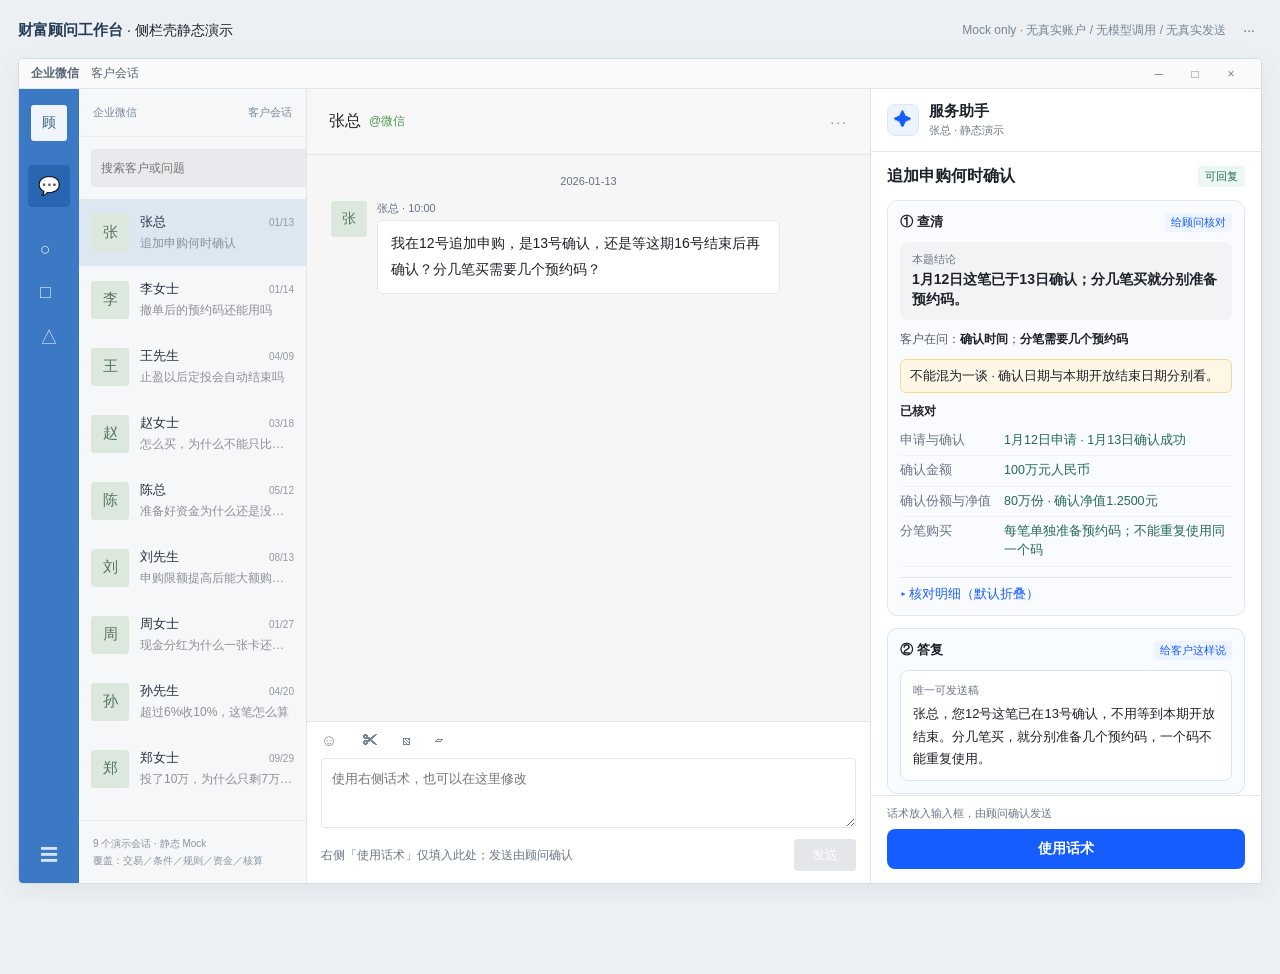
<file: index.html>
<!doctype html><html lang="zh-CN"><head><meta charset="utf-8"><meta http-equiv="refresh" content="0;url=mjx/"><title>Demo</title><link rel="icon" href="mjx/assets/company-logo.png"></head><body><a href="mjx/">Open Demo</a></body></html>
</file>
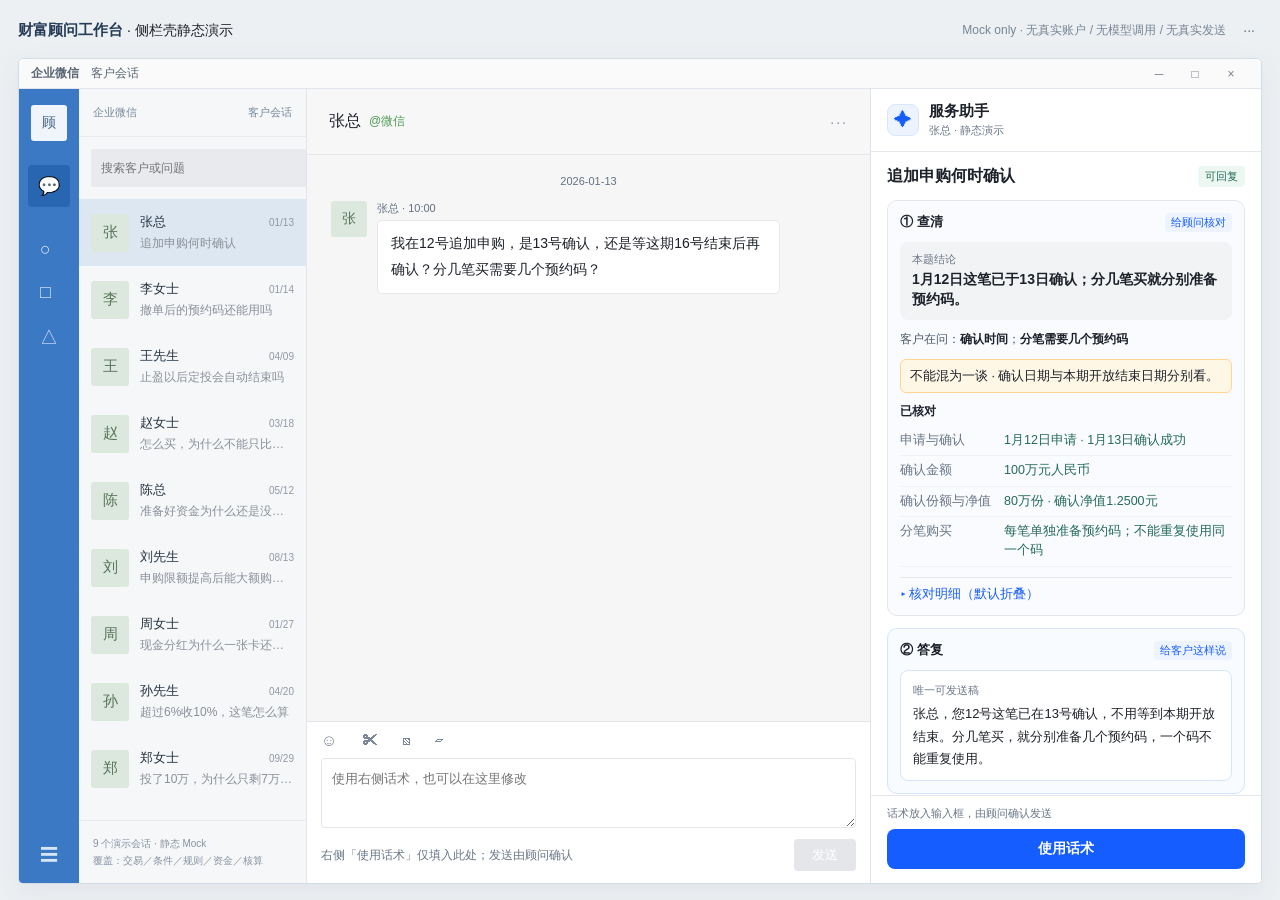
<file: mjx/index.html>
<!doctype html>
<html lang="zh-CN">
<head>
  <meta charset="utf-8">
  <meta name="viewport" content="width=device-width, initial-scale=1">
  <link rel="icon" href="assets/company-logo.png">
  <title>财富服务智能体 · 服务与策略闭环</title>
  <meta name="description" content="企微侧边栏服务、主动被动场景、策略沉淀及基于事实和A/B结果的审核交互Demo。">
  <link rel="stylesheet" href="styles.css">
  <link rel="stylesheet" href="scenarios.css">
  <link rel="stylesheet" href="wecom.css">
  <link rel="stylesheet" href="agent-sidebar.css">
  <link rel="stylesheet" href="profit-assistant.css">
  <link rel="stylesheet" href="platform-theme.css">
  <link rel="stylesheet" href="premium-functional.css">
  <link rel="stylesheet" href="strategy-management.css">
  <link rel="stylesheet" href="reference-shell.css">
</head>
<body>
  <header class="platform-header" aria-label="财富管理中台原型顶部">
    <a class="platform-brand" href="#strategies"><img src="assets/company-logo.png" alt="广发基金"><span>财富管理中台</span></a>
    <div class="platform-user"><span class="platform-demo-label">智能体原型 · 本地演示</span><span>财富顾问</span><span class="avatar small" aria-label="本地演示身份">顾</span></div>
  </header>
  <div class="app-shell">
    <aside class="nav-rail" aria-label="主导航">
      <a class="brand" href="#strategies" aria-label="财富服务策略工作台"><span class="brand-mark">广</span><span>财富服务<span class="brand-sub">智能体工作台</span></span></a>
      <div class="nav-caption">服务智能体</div>
      <nav id="navigation">
        <button class="nav-link" data-view="service"><span class="nav-icon">◫</span>会话服务</button>
        <button class="nav-link" data-view="coordination"><span class="nav-icon">⇄</span>问题协同</button>
        <button class="nav-link" data-view="active"><span class="nav-icon">↗</span>主动服务</button>
        <button class="nav-link" data-view="strategies"><span class="nav-icon">◈</span>策略管理</button>
        <button class="nav-link" data-view="review"><span class="nav-icon">◎</span>评估与审核</button>
        <a class="nav-link" href="overview.html" target="_blank" rel="noopener"><span class="nav-icon">⌘</span>整体方案</a>
        <a class="nav-link" href="overview.html#三个模块与任务边界" target="_blank" rel="noopener"><span class="nav-icon">⇆</span>模块协同说明</a>
      </nav>
      <div class="growth-note"><span class="small-label">可成长的服务能力</span><p>事实有依据<br>方法可复用<br>效果可验证</p><div class="growth-line"><i></i><i></i><i></i><i></i></div></div>
      <div class="rail-bottom"><div class="avatar small">顾</div><div>财富顾问<span>本地演示身份</span></div></div>
    </aside>
    <div class="workspace">
      <header class="global-header"><div class="breadcrumbs">财富服务<span>/</span><strong id="page-name">场景总览</strong></div><div class="header-actions"><span class="demo-pill"><i></i>本地交互演示</span><button class="plain-button" id="data-boundary">数据说明</button><button class="plain-button" id="reset-demo">重置演示</button></div></header>
      <main id="main-content"></main>
      <footer class="global-footer"><span>共性场景改写 · 业务结果为演示 · 不向客户发送</span><span>查看设计依据 ↗</span></footer>
    </div>
  </div>
  <div class="toast" id="toast" role="status" aria-live="polite"></div>
  <dialog id="detail-dialog" aria-labelledby="dialog-title"><div class="dialog-head"><div><span class="small-label" id="dialog-eyebrow">详情</span><h2 id="dialog-title"></h2></div><button class="icon-button" id="close-dialog" aria-label="关闭详情">×</button></div><div id="dialog-body"></div></dialog>
  <script>if (!location.hash) history.replaceState(null, "", location.pathname + location.search + "#service");</script><script src="data.js"></script><script src="engine.js"></script><script src="service-interaction-cases.js"></script><script src="business-scenarios.js"></script><script src="service-simulation.js"></script><script src="profit-walkthrough.js"></script><script src="business-answer-view.js"></script><script src="source-service.js"></script><script src="scenario-views.js"></script><script src="wecom-shell.js"></script><script src="agent-sidebar.js"></script><script src="advisor-copy-data.js"></script><script src="advisor-copy.js"></script><script src="strategy-attribution-data.js"></script><script src="strategy-catalog.js"></script><script src="strategy-management.js"></script><script src="competition-adapter.js"></script><script src="app.js"></script>
</body>
</html>
</file>
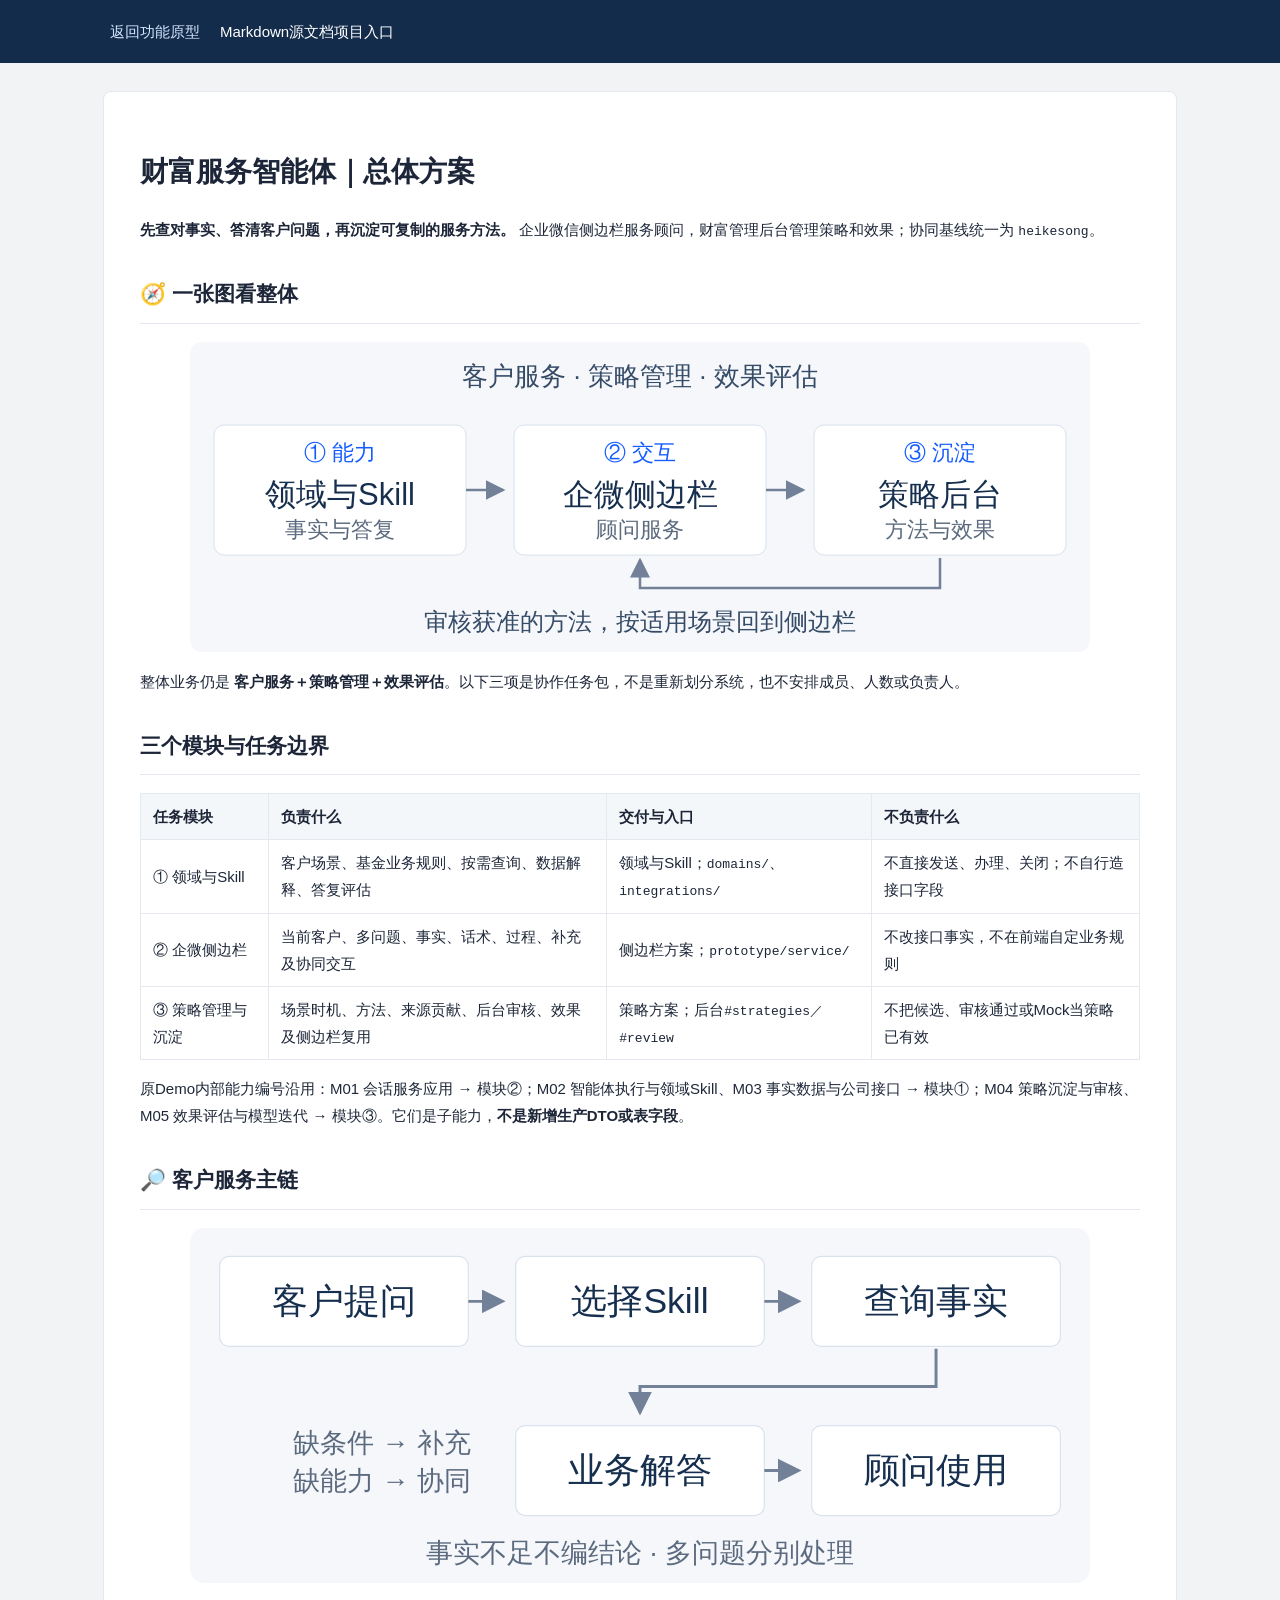
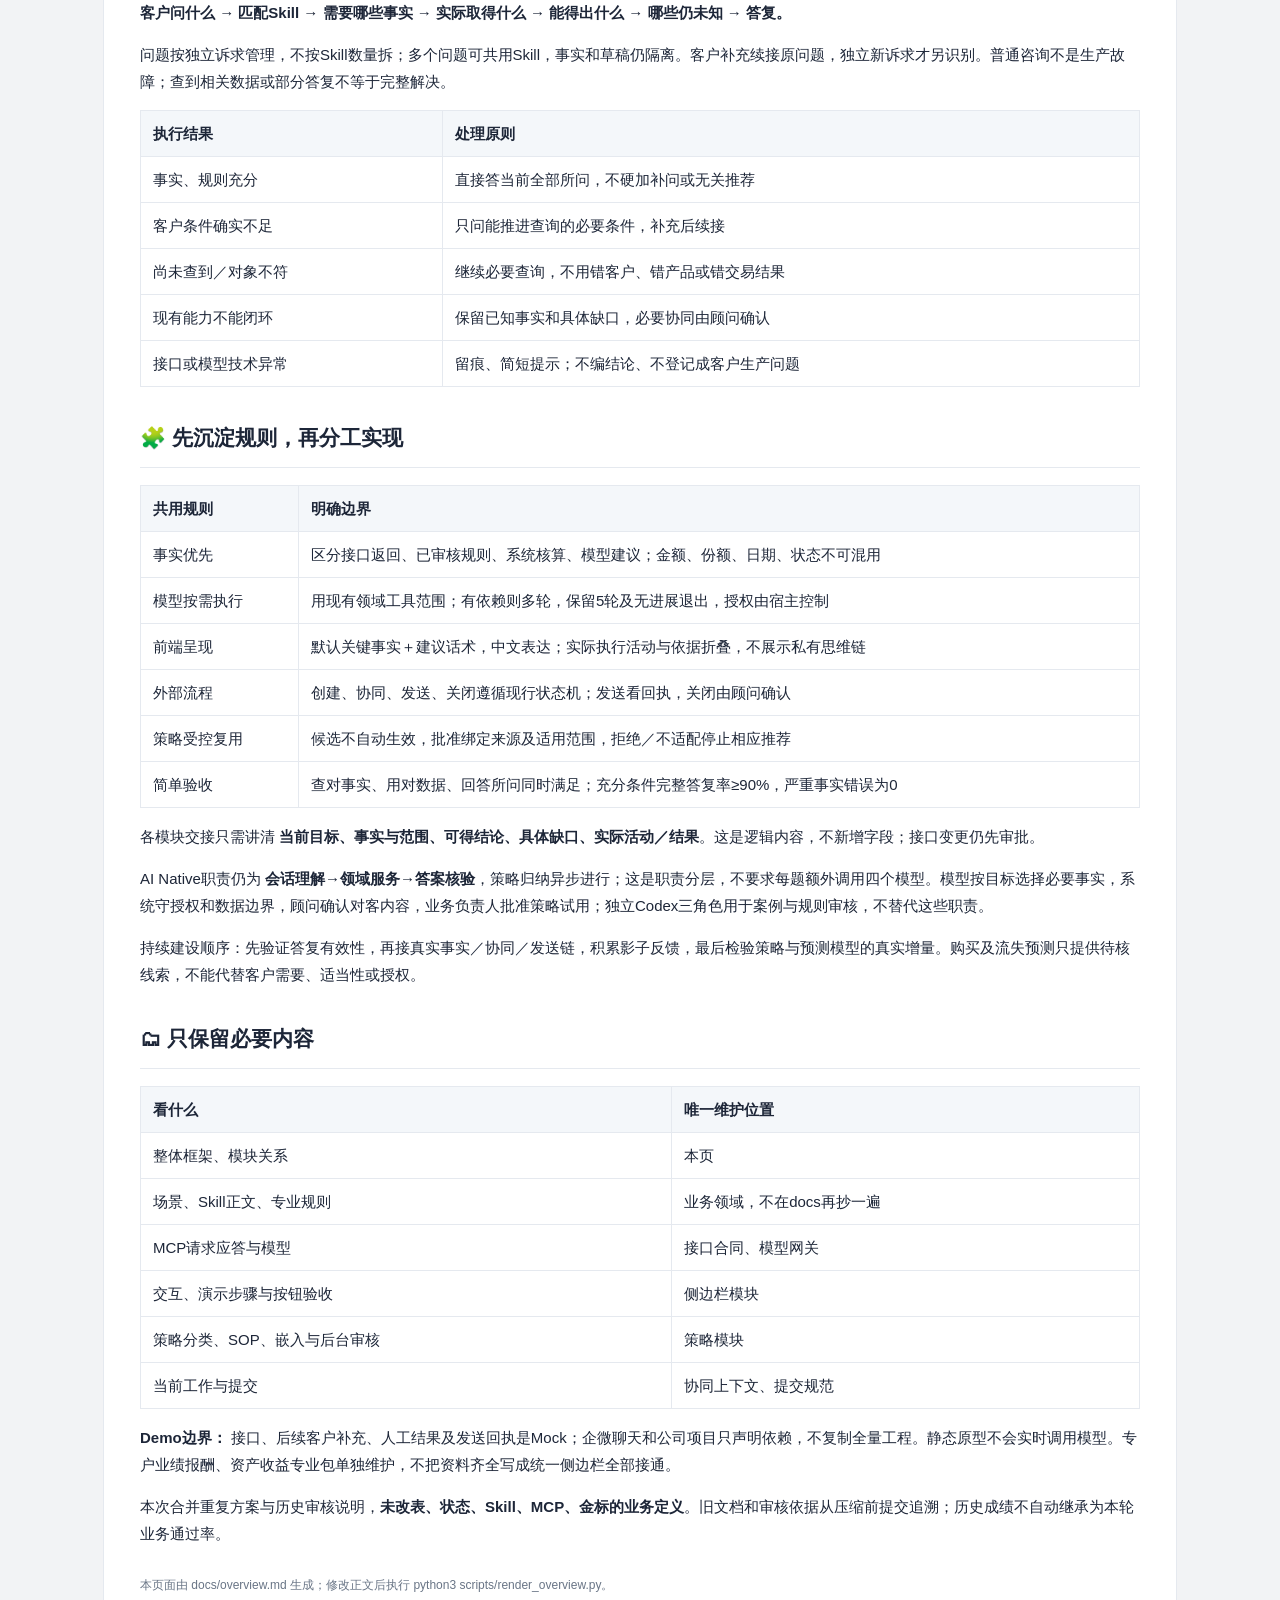
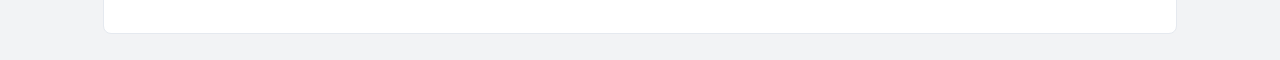
<file: mjx/overview.html>
<!doctype html><html lang="zh-CN"><head><meta charset="utf-8"><meta name="viewport" content="width=device-width,initial-scale=1"><title>财富服务智能体 · 总体方案</title><style>
    :root{color-scheme:light}body{margin:0;background:#f2f3f5;color:#1d2638;font:15px/1.8 -apple-system,BlinkMacSystemFont,"PingFang SC","Microsoft YaHei",sans-serif}header{background:#142c4b;color:white;padding:18px max(24px,calc((100vw - 1060px)/2))}header a{color:#d4e5ff;margin-right:20px}main{max-width:1000px;margin:28px auto;background:white;padding:36px;border:1px solid #e5e9ef;border-radius:8px}h1{font-size:28px}h2{font-size:21px;margin-top:32px;border-bottom:1px solid #e5e9ef;padding-bottom:10px}h3{font-size:17px}a{color:#165dff;text-decoration:none}a:hover{text-decoration:underline}table{border-collapse:collapse;width:100%}th,td{border:1px solid #e5e9ef;padding:9px 12px;text-align:left}th{background:#f4f7fa}.table-wrap{overflow:auto}pre{overflow:auto;background:#f5f7fa;padding:18px}code{font-size:13px}footer{font-size:12px;color:#697586;margin-top:28px}@media(max-width:700px){main{margin:12px;padding:20px}header{padding:16px}h1{font-size:24px}}
    .doc-diagram{display:block;width:100%;height:auto;max-width:900px;margin:16px auto}html{scroll-behavior:smooth}</style><link rel="icon" href="assets/company-logo.png"></head><body><header><a href="index.html#service">返回功能原型</a><span>Markdown源文档</span><span>项目入口</span></header><main data-source-sha="e999a487589ac38212331c258c307f37fe3075f428e4c0ba55bfb44a30f7b556"><h1 id="财富服务智能体-总体方案">财富服务智能体｜总体方案</h1>
<p><strong>先查对事实、答清客户问题，再沉淀可复制的服务方法。</strong> 企业微信侧边栏服务顾问，财富管理后台管理策略和效果；协同基线统一为 <code>heikesong</code>。</p>
<h2 id="一张图看整体">🧭 一张图看整体</h2>
<p><img class="doc-diagram" src="images/modules.svg" alt="领域Skill、企微侧边栏与策略后台的协作关系" loading="lazy"></p>
<p>整体业务仍是 <strong>客户服务＋策略管理＋效果评估</strong>。以下三项是协作任务包，不是重新划分系统，也不安排成员、人数或负责人。</p>
<h2 id="三个模块与任务边界">三个模块与任务边界</h2>
<div class="table-wrap"><table><tr><th>任务模块</th><th>负责什么</th><th>交付与入口</th><th>不负责什么</th></tr><tr><td>① 领域与Skill</td><td>客户场景、基金业务规则、按需查询、数据解释、答复评估</td><td><span>领域与Skill</span>；<code>domains/</code>、<code>integrations/</code></td><td>不直接发送、办理、关闭；不自行造接口字段</td></tr><tr><td>② 企微侧边栏</td><td>当前客户、多问题、事实、话术、过程、补充及协同交互</td><td><span>侧边栏方案</span>；<code>prototype/service/</code></td><td>不改接口事实，不在前端自定业务规则</td></tr><tr><td>③ 策略管理与沉淀</td><td>场景时机、方法、来源贡献、后台审核、效果及侧边栏复用</td><td><span>策略方案</span>；后台<code>#strategies／#review</code></td><td>不把候选、审核通过或Mock当策略已有效</td></tr></table></div>
<p>原Demo内部能力编号沿用：M01 会话服务应用 → 模块②；M02 智能体执行与领域Skill、M03 事实数据与公司接口 → 模块①；M04 策略沉淀与审核、M05 效果评估与模型迭代 → 模块③。它们是子能力，<strong>不是新增生产DTO或表字段</strong>。</p>
<h2 id="客户服务主链">🔎 客户服务主链</h2>
<p><img class="doc-diagram" src="images/service.svg" alt="从客户问题到事实查询、解释和顾问使用" loading="lazy"></p>
<p><strong>客户问什么 → 匹配Skill → 需要哪些事实 → 实际取得什么 → 能得出什么 → 哪些仍未知 → 答复。</strong></p>
<p>问题按独立诉求管理，不按Skill数量拆；多个问题可共用Skill，事实和草稿仍隔离。客户补充续接原问题，独立新诉求才另识别。普通咨询不是生产故障；查到相关数据或部分答复不等于完整解决。</p>
<div class="table-wrap"><table><tr><th>执行结果</th><th>处理原则</th></tr><tr><td>事实、规则充分</td><td>直接答当前全部所问，不硬加补问或无关推荐</td></tr><tr><td>客户条件确实不足</td><td>只问能推进查询的必要条件，补充后续接</td></tr><tr><td>尚未查到／对象不符</td><td>继续必要查询，不用错客户、错产品或错交易结果</td></tr><tr><td>现有能力不能闭环</td><td>保留已知事实和具体缺口，必要协同由顾问确认</td></tr><tr><td>接口或模型技术异常</td><td>留痕、简短提示；不编结论、不登记成客户生产问题</td></tr></table></div>
<h2 id="先沉淀规则-再分工实现">🧩 先沉淀规则，再分工实现</h2>
<div class="table-wrap"><table><tr><th>共用规则</th><th>明确边界</th></tr><tr><td>事实优先</td><td>区分接口返回、已审核规则、系统核算、模型建议；金额、份额、日期、状态不可混用</td></tr><tr><td>模型按需执行</td><td>用现有领域工具范围；有依赖则多轮，保留5轮及无进展退出，授权由宿主控制</td></tr><tr><td>前端呈现</td><td>默认关键事实＋建议话术，中文表达；实际执行活动与依据折叠，不展示私有思维链</td></tr><tr><td>外部流程</td><td>创建、协同、发送、关闭遵循现行状态机；发送看回执，关闭由顾问确认</td></tr><tr><td>策略受控复用</td><td>候选不自动生效，批准绑定来源及适用范围，拒绝／不适配停止相应推荐</td></tr><tr><td>简单验收</td><td>查对事实、用对数据、回答所问同时满足；充分条件完整答复率≥90%，严重事实错误为0</td></tr></table></div>
<p>各模块交接只需讲清 <strong>当前目标、事实与范围、可得结论、具体缺口、实际活动／结果</strong>。这是逻辑内容，不新增字段；接口变更仍先审批。</p>
<p>AI Native职责仍为 <strong>会话理解→领域服务→答案核验</strong>，策略归纳异步进行；这是职责分层，不要求每题额外调用四个模型。模型按目标选择必要事实，系统守授权和数据边界，顾问确认对客内容，业务负责人批准策略试用；独立Codex三角色用于案例与规则审核，不替代这些职责。</p>
<p>持续建设顺序：先验证答复有效性，再接真实事实／协同／发送链，积累影子反馈，最后检验策略与预测模型的真实增量。购买及流失预测只提供待核线索，不能代替客户需要、适当性或授权。</p>
<h2 id="只保留必要内容">🗂 只保留必要内容</h2>
<div class="table-wrap"><table><tr><th>看什么</th><th>唯一维护位置</th></tr><tr><td>整体框架、模块关系</td><td>本页</td></tr><tr><td>场景、Skill正文、专业规则</td><td><span>业务领域</span>，不在docs再抄一遍</td></tr><tr><td>MCP请求应答与模型</td><td><span>接口合同</span>、<span>模型网关</span></td></tr><tr><td>交互、演示步骤与按钮验收</td><td><span>侧边栏模块</span></td></tr><tr><td>策略分类、SOP、嵌入与后台审核</td><td><span>策略模块</span></td></tr><tr><td>当前工作与提交</td><td><span>协同上下文</span>、<span>提交规范</span></td></tr></table></div>
<p><strong>Demo边界：</strong> 接口、后续客户补充、人工结果及发送回执是Mock；企微聊天和公司项目只声明依赖，不复制全量工程。静态原型不会实时调用模型。专户业绩报酬、资产收益专业包单独维护，不把资料齐全写成统一侧边栏全部接通。</p>
<p>本次合并重复方案与历史审核说明，<strong>未改表、状态、Skill、MCP、金标的业务定义</strong>。旧文档和审核依据从<span>压缩前提交</span>追溯；历史成绩不自动继承为本轮业务通过率。</p><footer>本页面由 docs/overview.md 生成；修改正文后执行 python3 scripts/render_overview.py。</footer></main></body></html>
</file>
<file: mjx/styles.css>
:root{--surface:#fff;--canvas:#f5f6f8;--ink:#14243d;--muted:#62718a;--primary:#173e73;--accent:#197666;--line:#e4e8ef;--success:#187060;--warning:#936621;--error:#a03c45;--blue-soft:#edf3fa;--green-soft:#edf6f2;--amber-soft:#fbf5e9;--space-xs:6px;--space-sm:12px;--space-md:20px;--space-lg:28px;--space-xl:40px;--shadow-sm:0 2px 10px #21385805;--shadow-md:0 12px 40px #14243d0b;--ease:cubic-bezier(.22,.61,.36,1);--body-font:'PingFang SC','Microsoft YaHei',sans-serif;--display-font:'Songti SC','STSong',serif}
*{box-sizing:border-box}body{margin:0;background:var(--canvas);color:var(--ink);font:14px/1.6 var(--body-font);-webkit-font-smoothing:antialiased}button,input,textarea,select{font:inherit}button,a,input,textarea,summary{ -webkit-tap-highlight-color:transparent}button{cursor:pointer}button:disabled{cursor:not-allowed;opacity:.48}button:focus-visible,a:focus-visible,summary:focus-visible{outline:3px solid #8bb5dc;outline-offset:3px}a{color:var(--primary);text-decoration:none}h1,h2,h3,p{margin:0}h1{font:600 clamp(25px,2.3vw,34px)/1.35 var(--display-font);letter-spacing:.02em}h2{font-size:20px;line-height:1.4}h3{font-size:15px}small,.small-label{font-size:11px;color:var(--muted)}.small-label{letter-spacing:.06em}.muted{color:var(--muted)}.app-shell{display:flex;min-height:100vh}.nav-rail{width:190px;flex:none;background:#fff;border-right:1px solid var(--line);position:sticky;top:0;height:100vh;display:flex;flex-direction:column;padding:30px 18px 18px}.brand{display:flex;gap:11px;align-items:center;font-weight:600;color:var(--ink);font-size:17px;letter-spacing:.06em}.brand-mark{width:38px;height:38px;border-radius:11px;color:#fff;background:var(--primary);display:grid;place-items:center;font:23px var(--display-font)}.brand-sub{display:block;font-size:10px;font-weight:400;letter-spacing:.14em;color:var(--muted);margin-top:2px}.nav-caption{font-size:10px;color:#8090a5;margin:40px 13px 14px;letter-spacing:.16em}.nav-link{width:100%;display:flex;gap:13px;align-items:center;min-height:46px;margin:5px 0;padding:10px 12px;border:0;border-radius:8px;background:transparent;color:var(--muted);text-align:left;font-size:13px}.nav-link:hover{background:var(--canvas)}.nav-link.active{background:var(--blue-soft);color:var(--primary);font-weight:600}.nav-icon{font:20px Georgia,serif;width:21px;text-align:center}.growth-note{margin:45px 12px 0;border-top:1px solid var(--line);padding-top:24px}.growth-note p{margin-top:10px;color:#718199;font-size:12px;line-height:1.9}.growth-line{display:flex;gap:6px;margin-top:17px}.growth-line i{width:19px;height:3px;background:#dfe8ec}.growth-line i:first-child,.growth-line i:nth-child(2){background:#7da79c}.rail-bottom{margin-top:auto;padding-top:30px;display:flex;align-items:center;gap:9px;font-size:12px}.rail-bottom span{display:block;font-size:10px;color:var(--muted)}.workspace{flex:1;min-width:0;display:flex;flex-direction:column}.global-header{height:73px;display:flex;align-items:center;justify-content:space-between;padding:0 36px;border-bottom:1px solid var(--line);background:#ffffffb8}.breadcrumbs{color:var(--muted);font-size:12px;display:flex;gap:13px;align-items:center}.breadcrumbs span{color:#b3becd}.breadcrumbs strong{font-weight:500;color:var(--ink)}.header-actions{display:flex;align-items:center;gap:18px}.demo-pill{font-size:11px;color:var(--accent);display:flex;gap:6px;align-items:center}.demo-pill i{width:5px;height:5px;background:var(--accent);border-radius:50%}.plain-button{border:0;background:none;color:var(--muted);padding:8px 0;min-height:32px;font-size:11px}.plain-button:hover{color:var(--primary)}#main-content{padding:30px 36px 24px;flex:1;min-width:0}.page-intro{display:flex;align-items:center;justify-content:space-between;gap:22px;margin-bottom:24px}.page-intro p{color:var(--muted);font-size:12px;margin-top:8px}.eyebrow{font-size:11px;letter-spacing:.12em;color:var(--accent);margin-bottom:7px}.segment{display:flex;padding:4px;border:1px solid var(--line);background:#fff;border-radius:9px;gap:3px}.segment button{border:0;background:transparent;padding:7px 13px;min-height:34px;border-radius:6px;font-size:12px;color:var(--muted);white-space:nowrap}.segment button.active{background:var(--primary);color:white}.service-grid{display:grid;grid-template-columns:190px minmax(250px,1fr) minmax(335px,390px);gap:16px;align-items:stretch;min-height:625px}.scenario-list{padding:17px 11px;background:#fff;border:1px solid var(--line);border-radius:11px}.scenario-heading{padding:0 9px 13px;display:flex;justify-content:space-between;color:var(--muted);font-size:11px}.scenario-button{display:block;width:100%;padding:14px 10px;margin-bottom:5px;text-align:left;border:1px solid transparent;border-radius:8px;background:none;transition:background .18s var(--ease)}.scenario-button:hover{background:#f6f8fa}.scenario-button.selected{background:var(--blue-soft);border-color:#dce6f2}.scenario-button b{display:block;font-size:12px;font-weight:500;margin:6px 0}.scenario-button small{display:block;font-size:10px;line-height:1.5}.scenario-index{font:11px Georgia,serif;color:#8c9db0}.scenario-button.selected .scenario-index{color:var(--primary)}.case-mode{float:right;font-size:9px;color:var(--accent);border:1px solid #cee1d9;padding:0 5px;border-radius:3px}.chat-panel{border:1px solid var(--line);border-radius:11px;background:#fff;overflow:hidden;display:flex;flex-direction:column;min-width:0}.chat-header{padding:18px 22px;border-bottom:1px solid var(--line);display:flex;align-items:center;gap:10px}.avatar{width:36px;height:36px;flex:none;border-radius:10px;background:#edf0f5;display:grid;place-items:center;color:#57708f;font-size:13px}.avatar.small{width:29px;height:29px;border-radius:8px;font-size:11px}.chat-header b{font-size:14px;font-weight:500}.chat-header small{display:block;font-size:10px;margin-top:2px}.live-dot{margin-left:auto;font-size:10px;color:var(--muted);white-space:nowrap}.chat-body{flex:1;min-height:275px;max-height:410px;overflow:auto;padding:20px 20px 25px;background:#fafbfc;scroll-behavior:smooth}.chat-date{text-align:center;color:#8b98aa;font-size:10px;margin-bottom:24px}.message{display:flex;gap:9px;margin:18px 0;align-items:flex-start}.message.advisor{flex-direction:row-reverse}.message .avatar{width:27px;height:27px;border-radius:7px;font-size:10px}.message.advisor .avatar{background:#d9e5f2;color:var(--primary)}.message-content{max-width:88%;min-width:0}.message-meta{font-size:9px;color:#8090a5;margin-bottom:5px;display:flex;gap:8px;flex-wrap:wrap}.message.advisor .message-meta{justify-content:flex-end}.bubble{padding:12px 14px;border:1px solid #e4e8ee;border-radius:0 9px 9px 9px;background:#fff;font-size:12px;line-height:1.75;white-space:pre-wrap;overflow-wrap:anywhere;box-shadow:var(--shadow-sm)}.message.advisor .bubble{background:#edf3fa;border-color:#e2eaf4;border-radius:9px 0 9px 9px}.message-origin{font-size:9px;color:#8795a8;margin-top:5px}.message.advisor .message-origin{text-align:right}.chat-context{display:flex;align-items:center;justify-content:space-between;gap:10px;padding:11px 19px;font-size:10px;color:var(--muted);border-top:1px solid var(--line);background:#fff}.chat-context button{font-size:10px;border:0;background:#eef2f7;padding:5px 9px;border-radius:4px;color:var(--primary);min-height:30px}.composer{padding:13px 19px 17px;border-top:1px solid var(--line)}.composer-label{display:flex;justify-content:space-between;font-size:10px;color:var(--muted);margin-bottom:9px}.composer textarea{resize:vertical;width:100%;min-height:85px;max-height:210px;border:0;outline:none;font-size:12px;line-height:1.75;color:var(--ink);background:#fff}.composer textarea::placeholder{color:#9aa6b7}.composer-actions{display:flex;justify-content:space-between;align-items:center;gap:12px;margin-top:8px}.composer-actions small{font-size:9px}.button{border:1px solid var(--line);background:#fff;color:var(--primary);padding:8px 13px;min-height:36px;border-radius:6px;font-size:11px;font-weight:500;display:inline-flex;align-items:center;justify-content:center;gap:6px;transition:background .18s var(--ease)}.button:hover:not(:disabled){background:var(--blue-soft)}.button.primary{background:var(--primary);border-color:var(--primary);color:white}.button.primary:hover:not(:disabled){background:#244e86}.button.success{color:var(--accent);border-color:#c9ded8;background:#f5faf7}.button.small{min-height:32px;padding:5px 10px;font-size:10px}.button.wide{width:100%}.assistant-panel{background:#fff;border:1px solid var(--line);border-radius:11px;display:flex;flex-direction:column;overflow:hidden;min-width:0}.assistant-head{padding:17px 20px;border-bottom:1px solid var(--line);display:flex;justify-content:space-between;align-items:center}.assistant-name{display:flex;align-items:center;gap:9px;font-size:13px;font-weight:500}.agent-emblem{width:26px;height:26px;border-radius:7px;background:var(--primary);color:#fff;display:grid;place-items:center;font:17px Georgia,serif}.assistant-head small{font-size:10px;color:var(--accent)}.problem-tabs{display:flex;gap:2px;padding:12px 15px 0;border-bottom:1px solid var(--line);overflow-x:auto}.problem-tab{background:none;border:0;border-bottom:2px solid transparent;min-height:38px;padding:7px 10px 11px;font-size:11px;white-space:nowrap;color:var(--muted);display:flex;align-items:center;gap:5px}.problem-tab[aria-selected=true]{border-bottom-color:var(--primary);color:var(--primary);font-weight:500}.tab-dot{width:5px;height:5px;border-radius:50%;background:#c19950}.tab-dot.closed{background:#8da79b}.assistant-content{padding:19px 20px;flex:1}.item-heading{display:flex;gap:10px;justify-content:space-between;align-items:flex-start;margin-bottom:11px}.item-heading h2{font-size:16px;font-weight:600;line-height:1.5}.badge{display:inline-flex;align-items:center;gap:4px;white-space:nowrap;background:#f0f3f7;color:#62718a;font-size:10px;border-radius:4px;padding:3px 7px;line-height:1.5}.badge.green{background:var(--green-soft);color:var(--accent)}.badge.amber{background:var(--amber-soft);color:var(--warning)}.badge.blue{background:var(--blue-soft);color:var(--primary)}.badge.outline{background:transparent;border:1px solid var(--line)}.item-summary{font-size:11px;color:var(--muted);margin-bottom:17px;line-height:1.7}.section-label{font-size:10px;display:flex;justify-content:space-between;align-items:center;letter-spacing:.035em;color:var(--muted);margin:17px 0 9px}.section-label b{font-weight:500;color:var(--ink);font-size:11px}.facts-block{background:#f3f7f5;border:1px solid #e0eae5;border-left:3px solid #81a696;border-radius:5px;padding:7px 12px}.fact-row{display:flex;justify-content:space-between;gap:14px;padding:7px 0;border-bottom:1px solid #e4ece7;font-size:11px}.fact-row:last-child{border-bottom:0}.fact-row span{color:#687f75;flex:none}.fact-row strong{font-weight:500;color:#234e42;text-align:right;overflow-wrap:anywhere}.fact-row.missing strong{color:var(--warning)}.fact-scope{font-size:9px;color:#809489;margin-top:8px;line-height:1.6}.reply-block{font-size:12px;line-height:1.8;padding:14px 15px;background:#f9fafc;border:1px solid #e9edf3;border-radius:7px;white-space:pre-wrap}.reply-origin{color:#8794a7;font-size:9px;margin:6px 0 10px}.action-row{display:flex;gap:8px;flex-wrap:wrap}.next-action{margin-top:14px;display:flex;gap:7px;font-size:10px;line-height:1.7;color:var(--muted);padding-left:2px}.next-action b{color:var(--primary);font-weight:500;white-space:nowrap}.confirm-box{border:1px solid #e9ddc3;border-radius:7px;background:#fcf9f2;padding:12px;margin-top:13px;font-size:11px}.confirm-box p{color:var(--warning);font-size:10px;margin:6px 0 8px}.check-label{display:flex;align-items:flex-start;gap:7px;font-size:10px;color:var(--muted);line-height:1.6;margin:9px 0}.check-label input{margin-top:3px;accent-color:var(--primary)}.process-details{margin-top:19px;border-top:1px solid var(--line);padding-top:12px}.process-details summary{cursor:pointer;font-size:11px;font-weight:500;display:flex;justify-content:space-between;list-style:none;align-items:center;min-height:32px}.process-details summary::-webkit-details-marker{display:none}.process-details summary:after{content:'＋';font-size:15px;color:#9aa8b9}.process-details[open] summary:after{content:'−'}.timeline{padding:15px 0 0 3px}.timeline-entry{display:flex;gap:12px;position:relative;padding-bottom:17px}.timeline-entry:not(:last-child):before{content:'';position:absolute;left:6px;top:16px;bottom:0;width:1px;background:var(--line)}.timeline-dot{position:relative;width:13px;height:13px;flex:none;border-radius:50%;background:white;border:2px solid #9eb6b0;margin-top:3px}.timeline-dot.model{border-color:#7c9abd}.timeline-dot.human,.timeline-dot.advisor{border-color:#c5aa75}.timeline-entry b{font-size:10px;font-weight:500}.timeline-entry p{font-size:10px;color:var(--muted);line-height:1.65;margin-top:4px}.timeline-entry small{font-size:9px}.running-indicator{display:flex;gap:8px;align-items:center;background:var(--blue-soft);color:var(--primary);padding:11px 13px;border-radius:6px;font-size:11px;margin-bottom:15px}.spinner{width:12px;height:12px;border:2px solid #c6d7e8;border-top-color:var(--primary);border-radius:50%;animation:spin .7s linear infinite}@keyframes spin{to{transform:rotate(360deg)}}.global-footer{padding:15px 36px;display:flex;justify-content:space-between;color:#8795a7;font-size:10px;border-top:1px solid var(--line)}.toolbar{display:flex;align-items:center;justify-content:space-between;gap:15px;margin-bottom:18px}.toolbar .segment{padding:3px}.search{width:230px;max-width:100%;border:1px solid var(--line);border-radius:7px;min-height:38px;background:#fff;padding:8px 13px;font-size:11px;color:var(--ink);outline-color:#8bb5dc}.strategy-layout{display:grid;grid-template-columns:minmax(370px,1fr) 340px;gap:22px}.strategy-table{background:#fff;border:1px solid var(--line);border-radius:10px;overflow:hidden}.table-row{display:grid;grid-template-columns:2fr .9fr 1.2fr .7fr 35px;gap:14px;align-items:center;padding:19px 23px;border-bottom:1px solid var(--line);font-size:11px}.table-row:last-child{border:0}.table-row.header{padding-top:14px;padding-bottom:14px;background:#fafbfc;color:var(--muted);font-size:10px}.table-row b{display:block;font-size:13px;font-weight:500;margin-bottom:5px}.table-row small{font-size:10px}.table-row.selected{background:#f4f7fb}.table-row:not(.header){cursor:pointer}.table-row:not(.header):hover{background:#f6f8fb}.table-row button{border:0;background:none;font-size:20px;color:#8696aa}.strategy-detail{background:#fff;border:1px solid var(--line);border-radius:10px;padding:25px;align-self:start}.strategy-detail h2{font:600 23px/1.45 var(--display-font);margin:13px 0}.strategy-detail p{font-size:12px;color:var(--muted);line-height:1.8}.method-list{list-style:none;padding:0;margin:20px 0}.method-list li{display:flex;gap:12px;margin:13px 0;font-size:11px}.method-list span{width:21px;height:21px;flex:none;border:1px solid #dae3ec;display:grid;place-items:center;border-radius:50%;font:10px Georgia,serif;color:var(--primary)}.quiet-callout{padding:13px 15px;background:#f6f8fa;border-radius:6px;font-size:10px;color:var(--muted);line-height:1.8;margin:16px 0}.callout-amber{background:var(--amber-soft);color:var(--warning)}.provenance-line{font-size:10px;color:#8a99aa;line-height:1.7}.strategy-actions{display:flex;gap:9px;margin-top:20px;flex-wrap:wrap}.empty-state{padding:45px 25px;text-align:center;color:var(--muted);font-size:12px}.review-layout{display:grid;grid-template-columns:230px minmax(400px,1fr);gap:22px}.review-list{align-self:start;background:#fff;border:1px solid var(--line);border-radius:10px;padding:14px}.review-choice{width:100%;text-align:left;border:1px solid transparent;border-radius:7px;padding:13px 12px;background:none;margin:3px 0}.review-choice b{font-size:12px;font-weight:500;display:block;margin-bottom:6px}.review-choice.selected{background:var(--blue-soft);border-color:#dae5f0}.review-card{background:#fff;border:1px solid var(--line);border-radius:11px;padding:29px 33px}.review-top{display:flex;align-items:flex-start;justify-content:space-between;gap:15px}.review-top h2{font:600 25px/1.4 var(--display-font);margin:8px 0 12px}.metric-area{display:grid;grid-template-columns:1fr 1fr;gap:20px;margin:23px 0}.metric-box{border:1px solid var(--line);border-radius:8px;padding:19px 22px}.metric-box.featured{border-color:#c6dccc;background:#f5faf7}.metric-box .metric-number{font:35px/1.3 Georgia,serif;color:var(--primary);margin:12px 0 4px;font-variant-numeric:tabular-nums}.metric-box small{font-size:10px}.bar-track{height:5px;background:#edf0f4;border-radius:3px;margin-top:14px;overflow:hidden}.bar-fill{height:100%;background:#8da3bb;border-radius:3px}.featured .bar-fill{background:#709c8d}.delta-line{padding:14px 0;border-top:1px solid var(--line);border-bottom:1px solid var(--line);display:flex;justify-content:space-between;align-items:center;font-size:11px}.delta-line strong{font:23px Georgia,serif;color:var(--accent)}.metadata-grid{display:grid;grid-template-columns:1fr 1fr;gap:17px;margin:21px 0;font-size:11px}.metadata-grid span{display:block;color:var(--muted);font-size:10px;margin-bottom:4px}.review-bottom{border-top:1px solid var(--line);padding-top:19px;margin-top:23px;display:flex;justify-content:space-between;gap:18px;align-items:flex-end}.review-bottom .check-label{max-width:360px}.history-list{padding:10px 0}.history-line{padding:12px 0;border-bottom:1px solid var(--line);font-size:11px;display:flex;justify-content:space-between;gap:14px}.plan-hero{background:var(--primary);color:#fff;padding:35px 42px;border-radius:12px;position:relative;overflow:hidden;margin-bottom:24px}.plan-hero .eyebrow{color:#b6d4ce}.plan-hero h1{font-size:33px;max-width:700px}.plan-hero p{margin-top:15px;font-size:12px;color:#c4d1e0;max-width:650px;line-height:1.9}.plan-hero:after{content:'◈';position:absolute;right:30px;top:-50px;font:240px Georgia,serif;color:#ffffff06}.plan-flow{display:flex;gap:0;align-items:stretch;background:white;border:1px solid var(--line);border-radius:9px;padding:25px 20px;margin-bottom:24px}.plan-step{flex:1;min-width:0;padding:0 15px;position:relative}.plan-step:not(:last-child):after{content:'→';position:absolute;right:-7px;top:13px;color:#abb9c9}.plan-step .number{font:11px Georgia,serif;color:#899baf;margin-bottom:8px}.plan-step b{display:block;font-size:13px;font-weight:500}.plan-step p{font-size:10px;color:var(--muted);line-height:1.7;margin-top:7px}.plan-columns{display:grid;grid-template-columns:1fr 1fr;gap:22px}.plan-panel{border:1px solid var(--line);background:#fff;border-radius:9px;padding:27px}.plan-panel h2{font-size:17px;margin-bottom:12px}.plan-panel p{font-size:12px;color:var(--muted);line-height:1.9}.simple-list{list-style:none;margin:18px 0 0;padding:0}.simple-list li{font-size:11px;padding:10px 0;border-top:1px solid var(--line);color:var(--muted)}.simple-list b{color:var(--ink);font-weight:500}.toast{position:fixed;bottom:28px;left:50%;transform:translate(-50%,12px);background:#14243df2;color:#fff;padding:12px 20px;border-radius:8px;font-size:12px;opacity:0;pointer-events:none;z-index:100;transition:opacity .2s var(--ease),transform .2s var(--ease);max-width:min(90vw,600px);box-shadow:var(--shadow-md)}.toast.show{opacity:1;transform:translate(-50%,0)}dialog{width:min(720px,calc(100vw - 32px));max-height:85vh;padding:0;border:1px solid var(--line);border-radius:12px;box-shadow:0 30px 100px #101d3633;color:var(--ink)}dialog::backdrop{background:#101d3644;backdrop-filter:blur(3px)}.dialog-head{padding:22px 27px;border-bottom:1px solid var(--line);display:flex;align-items:center;justify-content:space-between;gap:20px}.dialog-head h2{font-size:19px;margin-top:5px}.icon-button{border:0;background:#f1f4f8;min-width:32px;min-height:32px;border-radius:6px;font-size:21px;color:var(--muted)}#dialog-body{padding:22px 27px;overflow:auto;max-height:calc(85vh - 100px);font-size:12px;line-height:1.85}#dialog-body p{margin:10px 0;color:var(--muted)}.source-record{padding:14px 0;border-bottom:1px solid var(--line)}.source-record b{font-weight:500}.source-record code{display:block;font-size:10px;color:var(--muted);overflow-wrap:anywhere;margin-top:7px}pre{font-size:10px;background:#f4f6f9;color:#50627a;padding:15px;border-radius:6px;white-space:pre-wrap;overflow-wrap:anywhere}details.technical{margin-top:14px}details.technical summary{font-size:11px;color:var(--muted);cursor:pointer;min-height:32px}.mobile-chat-link{display:none}
.fact-row strong{font-size:12px;font-weight:600}.fact-scope{font-size:10px}.reply-block{font-size:13px}.reply-origin{font-size:10px}.message-origin{font-size:10px}.item-summary{font-size:12px}.bubble{font-size:13px}.button{font-size:12px}.scenario-button small{font-size:10px}.next-action{font-size:11px}.timeline-entry p{font-size:11px}
@media(min-width:1600px){#main-content{padding-left:45px;padding-right:45px}.service-grid{grid-template-columns:205px minmax(330px,1fr) 410px;min-height:690px}.chat-body{max-height:470px}.assistant-content{padding:23px}.bubble{font-size:13px}.reply-block{font-size:13px}}
@media(max-width:1220px){.nav-rail{width:164px;padding-left:12px;padding-right:12px}.brand{font-size:15px;gap:8px}.brand-mark{width:32px;height:32px}.global-header{padding:0 24px}#main-content{padding:24px}.service-grid{grid-template-columns:155px minmax(240px,1fr) 330px;gap:12px}.scenario-button{padding-left:7px;padding-right:7px}.assistant-content{padding:16px}.chat-header{padding:16px}.chat-body{padding:17px 14px}.message-content{max-width:89%}.strategy-layout{grid-template-columns:minmax(300px,1fr) 300px}.table-row{padding:16px;gap:10px}.review-layout{grid-template-columns:190px minmax(300px,1fr)}.review-card{padding:24px}.plan-step{padding:0 10px}}
@media(max-width:1030px){.nav-rail{width:146px}.nav-link{font-size:11px;gap:8px}.brand-sub{font-size:9px}.service-grid{grid-template-columns:minmax(260px,1fr) 340px}.scenario-list{grid-column:1/-1;display:flex;gap:6px;padding:8px;overflow-x:auto}.scenario-heading{display:none}.scenario-button{min-width:155px;width:155px;margin:0;padding:8px 10px}.scenario-button b{font-size:11px}.scenario-button small{display:none}.scenario-index{font-size:10px}.page-intro h1{font-size:28px}.strategy-layout{grid-template-columns:1fr}.strategy-detail{display:grid;grid-template-columns:1fr 1fr;gap:0 24px}.strategy-detail h2,.strategy-detail>p{grid-column:1}.review-layout{grid-template-columns:1fr}.review-list{display:flex;gap:6px;overflow:auto}.review-choice{min-width:190px;max-width:210px}.plan-flow{padding:22px 10px}.plan-step p{font-size:9px}.plan-columns{gap:15px}.header-actions{gap:11px}}
@media(max-width:760px){.app-shell{display:block}.nav-rail{position:static;height:auto;width:100%;padding:12px 18px;border-right:0;border-bottom:1px solid var(--line);display:block}.brand{font-size:16px}.brand-mark{width:29px;height:29px;font-size:19px}.brand-sub,.nav-caption,.growth-note,.rail-bottom{display:none}.nav-rail nav{display:flex;margin-top:10px;gap:4px}.nav-link{width:auto;flex:1;justify-content:center;font-size:10px;padding:7px 3px;min-height:34px}.nav-icon{display:none}.global-header{height:49px;padding:0 18px}.breadcrumbs{font-size:10px;gap:7px}.breadcrumbs>span:first-of-type{display:none}.header-actions{gap:10px}.demo-pill{display:none}.plain-button{font-size:10px}#main-content{padding:21px 16px}.page-intro{display:block;margin-bottom:18px}.page-intro h1{font-size:28px}.page-intro p{font-size:11px}.page-intro .segment{margin-top:15px;display:inline-flex}.service-grid{display:flex;flex-direction:column;gap:14px}.scenario-list{order:0}.chat-panel{order:2}.assistant-panel{order:1}.chat-body{min-height:180px;max-height:280px}.assistant-content{padding:20px}.reply-block{font-size:13px}.fact-row{font-size:12px}.fact-scope,.reply-origin,.message-origin{font-size:10px}.global-footer{padding:13px 16px;font-size:9px;gap:12px}.global-footer span:first-child{max-width:80%}.toolbar{flex-wrap:wrap}.search{width:100%}.strategy-detail{display:block;padding:23px}.table-row{grid-template-columns:1.9fr 1fr .85fr 25px;padding:15px 13px;gap:10px}.table-row .table-goal{display:none}.table-row b{font-size:12px}.metric-area{gap:11px}.metric-box{padding:16px}.metric-box .metric-number{font-size:30px}.review-card{padding:22px 18px}.review-bottom{display:block}.review-bottom .action-row{margin-top:15px}.metadata-grid{font-size:10px;gap:13px}.plan-hero{padding:26px 23px}.plan-hero h1{font-size:29px}.plan-columns{grid-template-columns:1fr}.plan-flow{flex-wrap:wrap;gap:20px;padding:23px}.plan-step{flex:none;width:calc(50% - 10px);padding:0}.plan-step:not(:last-child):after{display:none}.plan-step p{font-size:11px}.plan-panel{padding:23px}.dialog-head{padding:18px 20px}#dialog-body{padding:20px}.strategy-actions{gap:8px}.button{font-size:11px;min-height:38px}.mobile-chat-link{display:inline-flex}}
@media(max-width:760px){.nav-rail{position:sticky;top:0;z-index:30;background:#fff}.fact-row strong{font-size:12px}}
@media(prefers-reduced-motion:reduce){*{animation:none!important;scroll-behavior:auto!important;transition:none!important}}
</file>
<file: mjx/scenarios.css>
/* imagegen视觉方向的可执行翻译。所有布局为HTML/CSS；图片不承载事实。 */
:root{--primary:#1858ca;--ink:#16283f;--muted:#66768b;--line:#e1e7ed;--surface:#f5f7fa;--accent:#207b65;--green-soft:#eef8f3;--amber-soft:#fff5e6;--warning:#9a651a;--display-font:"Songti SC","STSong","Noto Serif CJK SC",serif;--body-font:"PingFang SC","Microsoft YaHei","Noto Sans CJK SC",sans-serif;--space-xs:8px;--space-sm:12px;--space-md:20px;--space-lg:28px;--space-xl:40px}
body{background:var(--surface);font-family:var(--body-font);font-size:14px;color:var(--ink)}
.nav-rail{width:194px;background:#11243c;color:#ecf2fa;border:0;padding:28px 18px}
.brand{color:#fff;font-size:18px}.brand-mark{background:#e7effc;color:#153860;border:0;border-radius:9px}.brand-sub{color:#9baec4;font-size:11px}
.nav-caption{color:#8fa2b9;font-size:11px;margin-top:36px}.nav-link{color:#aebed2;min-height:46px;font-size:13px;margin:5px 0;border-radius:7px;padding:12px}
.nav-link:hover{background:#1c3552;color:#fff}.nav-link.active{color:#fff;background:#225dc0;box-shadow:0 4px 14px #07183226}.nav-icon{font-size:17px}.growth-note{border-color:#344a64}.growth-note p{color:#c6d5e6;font-size:14px}.growth-note .small-label{color:#8ea8c2}.rail-bottom{border-color:#344a64;color:#dbe6f3}.rail-bottom span{color:#96acc3}
.global-header{background:#ffffffd9;height:68px;border-bottom:1px solid var(--line);padding:0 32px}.breadcrumbs{font-size:13px}.global-footer{font-size:11px;padding:18px 32px}.header-actions .plain-button{font-size:12px;min-height:34px}.demo-pill{font-size:11px}
#main-content{padding:30px 32px 40px;max-width:1580px;width:100%;margin:auto;min-width:0}.page-intro{margin-bottom:25px;align-items:center}.page-intro h1{font-family:var(--body-font);font-size:30px;line-height:1.4;letter-spacing:-.03em;font-weight:600}.eyebrow{font-size:11px;letter-spacing:.05em}.page-intro p{font-size:13px;line-height:1.8;margin-top:8px}.small-label{font-size:11px}.button{font-size:13px;min-height:38px;border-radius:6px;font-weight:500;padding:8px 14px}.button.primary{background:var(--primary);border-color:var(--primary)}.button.small{min-height:34px;font-size:12px}.plain-button{font-size:11px;min-height:32px}.badge{font-size:11px;padding:4px 8px}.badge.blue{color:var(--primary);background:#eef4ff}
button:focus-visible,a:focus-visible,summary:focus-visible{outline:3px solid #6a9de9;outline-offset:3px}button:hover:not(:disabled){filter:brightness(.98)}
.overview-spine{border:1px solid #dae5e3;border-left:4px solid var(--accent);background:#fff;display:flex;align-items:center;gap:30px;padding:24px 28px;border-radius:9px;margin-bottom:26px}.spine-label{color:var(--accent);font-size:11px}.overview-spine h2{font:600 26px/1.5 var(--display-font);margin:5px 0 0;white-space:nowrap}.overview-spine p{color:var(--muted);font-size:13px;line-height:1.9;max-width:650px}.overview-spine .badge{margin-left:auto}
.scene-map{display:grid;grid-template-columns:1fr 1fr;gap:18px}.scene-entry{border:1px solid var(--line);background:#fff;border-radius:9px;padding:27px 24px;display:grid;grid-template-columns:38px 1fr;gap:12px 18px;position:relative;min-height:230px;transition:box-shadow .18s ease}.scene-entry:hover{box-shadow:0 8px 25px #20345009}.scene-order{font:24px/1.6 Georgia,serif;color:#a8b5c5;grid-row:1/3}.scene-description h2{font-size:21px;margin:7px 0}.scene-description p{color:var(--ink);font-size:14px;margin:0 0 14px}.scene-focus{font-size:12px;color:var(--muted)}.scene-path{font-size:11px;color:#7b8ea4;margin-top:9px}.scene-open{grid-column:2;border:0;background:#edf3fd;color:var(--primary);justify-self:start;min-height:36px;padding:7px 12px;border-radius:5px;font-size:12px;display:flex;gap:25px;align-items:center}
.overview-bottom{margin-top:23px;display:grid;grid-template-columns:1fr 1fr auto;gap:24px;align-items:center;padding:22px 0;border-top:1px solid var(--line)}.overview-bottom b{display:block;font-size:14px;font-weight:500;margin:8px 0}.overview-bottom p{font-size:12px;line-height:1.7;color:var(--muted)}.design-gallery img{width:100%;display:block;border-radius:7px;border:1px solid var(--line)}.design-gallery figure{margin:15px 0 25px}.design-gallery figcaption{font-size:12px;color:var(--muted);margin-top:8px}
.scenario-counter{font-size:11px;color:var(--muted);border:1px solid var(--line);background:#fff;padding:9px 12px;border-radius:6px}.service-grid{grid-template-columns:172px minmax(260px,1fr) minmax(360px,410px);gap:18px}.scenario-heading{font-size:11px}.scenario-button{padding:13px 11px}.scenario-button b{font-size:13px;line-height:1.6}.scenario-button small{font-size:11px}.chat-panel,.assistant-panel{box-shadow:0 2px 5px #172f4810}.chat-header b{font-size:15px}.chat-header small,.chat-context,.composer-label,.composer-actions small{font-size:11px}.chat-date,.message-meta,.live-dot{font-size:11px}.bubble{font-size:14px;line-height:1.9}.message-origin{font-size:10px}.chat-body{min-height:260px}.composer textarea{font-size:13px;line-height:1.8}.assistant-head{padding:18px}.assistant-name{font-size:14px}.assistant-head small{font-size:11px}.problem-tab{font-size:12px;min-height:42px}.item-heading h2{font-size:18px}.item-summary{font-size:12px;line-height:1.8}.section-label b{font-size:12px}.section-label{font-size:10px}.facts-block{background:#f0f8f4;border:1px solid #d9e9e1;border-left:3px solid var(--accent);padding:7px 13px}.fact-row{font-size:12px;padding:9px 0}.fact-row strong{font-size:13px}.fact-scope,.reply-origin{font-size:11px;line-height:1.8}.reply-block{font-size:14px;line-height:1.9;background:#f5f8fe;border:1px solid #e3eaf6;padding:16px}.next-action{font-size:12px}.check-label,.confirm-box{font-size:12px}.confirm-box p{font-size:11px}.process-details summary{font-size:12px;min-height:38px}.timeline-entry b{font-size:12px}.timeline-entry p{font-size:12px}.quiet-callout{font-size:11px;line-height:1.8}.reply-origin button{border:0;background:none;color:var(--primary);padding:6px 0;min-height:32px;font-size:11px;display:block}
.collaboration-grid,.active-service-grid{display:grid;grid-template-columns:190px minmax(350px,1fr) 340px;gap:18px;align-items:start}.work-queue,.opportunity-queue,.case-investigation,.opportunity-evidence,.action-sheet{background:#fff;border:1px solid var(--line);border-radius:9px;min-width:0}.work-queue,.opportunity-queue{padding:16px 10px}.queue-title{font-size:13px;font-weight:600;padding:0 8px 12px;display:flex;justify-content:space-between;gap:8px}.queue-title span{font-size:10px;color:var(--muted);font-weight:400}.queue-item{width:100%;text-align:left;border:1px solid transparent;border-radius:7px;padding:14px 10px;background:none;margin:3px 0;display:block;color:var(--ink)}.queue-item.selected{background:#f0f5fe;border-color:#d6e4fa;border-left:3px solid var(--primary)}.queue-item span{font-size:11px;color:var(--muted)}.queue-item b{font-size:13px;line-height:1.7;display:block;margin:6px 0}.queue-item small{font-size:11px;color:#777f87}.queue-note{font-size:11px;line-height:1.8;color:var(--muted);border-top:1px solid var(--line);padding:14px 8px 0;margin-top:12px}.case-investigation,.opportunity-evidence{padding:23px}.investigation-header{display:flex;justify-content:space-between;gap:12px;align-items:start;margin-bottom:19px}.investigation-header h2{font-size:21px;line-height:1.5;margin:8px 0 0}.question-quote{background:#f6f8fb;border-left:2px solid #a3b9d4;padding:13px 15px;font-size:13px;line-height:1.9;color:#3e5670}.question-quote button{display:block;border:0;background:none;color:var(--primary);font-size:11px;min-height:32px;padding:6px 0 0}
.phase-strip{display:flex;gap:12px;margin:23px 0;flex-wrap:wrap}.phase-strip span{font-size:11px;color:#8b97a5;display:flex;align-items:center;gap:6px}.phase-strip i{font-style:normal;width:21px;height:21px;border:1px solid #dce2e9;border-radius:50%;display:grid;place-items:center;font:11px Georgia,serif}.phase-strip span.current{color:var(--primary);font-weight:500}.phase-strip span.current i{background:var(--primary);color:#fff;border-color:var(--primary)}.phase-strip span.done{color:var(--accent)}.phase-strip span.done i{border-color:#b7d9c7;background:#f0f8f4}
.evidence-sheet{border:1px solid #d9e8df;border-radius:7px;background:#f5faf7;margin-top:19px;overflow:hidden}.sheet-head{padding:14px 16px;display:flex;align-items:center;gap:8px;font-size:13px}.sheet-head b{font-weight:600}.sheet-head button{margin-left:auto;border:0;background:none;color:var(--primary);font-size:11px;min-height:32px;padding:0 4px}.evidence-icon{background:#daf1e5;color:var(--accent);width:23px;height:23px;display:grid;place-items:center;border-radius:5px;font-size:13px}.draft-icon{color:var(--primary);background:#eaf1fd;width:23px;height:23px;display:grid;place-items:center;border-radius:5px}.evidence-rows{margin:0 16px;padding:0}.evidence-rows>div{display:flex;justify-content:space-between;gap:18px;padding:12px 0;border-top:1px solid #e0eae3;font-size:12px}.evidence-rows dt{color:#697c72;flex:none}.evidence-rows dd{margin:0;text-align:right;font-weight:500;color:#21513e;overflow-wrap:anywhere}.evidence-rows .evidence-gap dd{color:var(--warning)}.evidence-scope{font-size:11px;color:#798c81;line-height:1.8;padding:11px 16px;border-top:1px solid #e0eae3;margin:8px 0 0}
.gap-sheet{background:#fffbf4;border:1px solid #efe1c8;border-radius:7px;margin-top:18px}.gap-sheet .sheet-head{padding-bottom:0}.gap-sheet>p{padding:12px 16px;font-size:13px;color:#72572f;line-height:1.8;margin:0}.owner-row{display:grid;grid-template-columns:1fr 1fr;border-top:1px solid #eddfc8;padding:13px 16px;gap:15px}.owner-row span{font-size:11px;color:#8a795f;display:block;margin-bottom:6px}.owner-row b{font-size:12px;line-height:1.7;font-weight:500}.case-actions{min-width:0}.action-sheet{padding:18px}.action-sheet>.sheet-head{padding:0 0 15px}.local-compose{border-top:1px solid var(--line);margin-top:22px;padding-top:14px}.local-compose label{font-size:11px;color:var(--muted);display:block;margin-bottom:9px}.local-compose textarea{width:100%;min-height:110px;font:13px/1.8 var(--body-font);padding:12px;border:1px solid #d5e0f0;border-radius:6px;background:#fbfcff;resize:vertical;color:var(--ink)}.local-compose textarea:focus{outline:2px solid #99b8e6;outline-offset:1px}.local-compose .composer-actions{margin-top:9px}.safety-note{font-size:11px;line-height:1.8;color:var(--muted);padding-top:17px;margin:0}.compact-message{border-top:1px solid var(--line);padding:12px 0}.compact-message span{color:var(--muted);font-size:10px}.compact-message p{font-size:12px;line-height:1.8;margin:7px 0}.candidate-link{margin-top:16px;border-top:1px solid var(--line);width:100%;padding-top:15px;text-align:left}.event-role{font-size:10px;display:block;color:#7b8fa6;margin-bottom:3px}
.needs-sheet{background:#f5f7fc;border:1px solid #e0e6f2;border-radius:7px}.needs-sheet>p{font-size:13px;line-height:1.8;color:var(--muted);padding:0 16px;margin:0 0 14px}.verification-row{display:grid;grid-template-columns:repeat(3,1fr);gap:10px;padding:15px;border-top:1px solid #e0e6f2}.verification-row span{font-size:10px;color:var(--muted)}.verification-row b{display:block;font-size:11px;font-weight:500;margin-top:7px;color:var(--warning)}.historical-warning{padding:12px 4px;font-size:11px;line-height:1.8;color:var(--warning)}.goal-sheet{border-top:1px solid var(--line);padding:20px 0 0;margin-top:4px}.goal-sheet h3{font-size:16px;margin:9px 0}.goal-sheet p{font-size:12px;line-height:1.9;color:var(--muted);margin:10px 0 14px}
.human-evidence{border:1px solid #dae2ef;background:#f6f8fd;border-radius:7px;margin-top:14px}.human-evidence .sheet-head span{font-size:10px;color:var(--muted);margin-left:auto}.human-evidence .evidence-rows dd{color:#2d507b}.historical-gaps{margin:14px 16px;border-top:1px solid #dfe5ef;padding-top:10px}.historical-gaps summary{font-size:11px;color:var(--muted);min-height:32px;cursor:pointer}.historical-gaps p{font-size:10px;line-height:1.7;color:var(--muted);margin-top:10px}
.evidence-rows dt small{display:block;font-size:10px;color:#809084;margin-top:4px;font-weight:400}.human-evidence .evidence-rows dt small{color:#8190a4}.evidence-rows dd{align-self:center}.evidence-rows dt{max-width:48%;overflow-wrap:anywhere}
.problem-tab{max-width:190px;min-width:125px;align-items:center;padding:9px 10px}.tab-caption{text-align:left;min-width:0}.tab-caption small{display:block;font-size:10px;color:var(--muted);font-weight:400}.tab-caption b{display:block;max-width:160px;overflow:hidden;text-overflow:ellipsis;white-space:nowrap;font-size:12px;line-height:1.8;font-weight:500}.problem-tab[aria-selected=true] .tab-caption b{color:var(--primary)}
.evidence-rows>div{padding:9px 0}.evidence-rows dd{font-size:13px;font-weight:600}.assistant-content .evidence-sheet{margin-top:14px}.assistant-content .evidence-scope{padding:8px 14px}.assistant-content .sheet-head{padding:10px 14px}
.assistant-content>.action-row{margin-top:10px}
.table-row{font-size:12px}.table-row b{font-size:14px}.strategy-detail p,.method-list li{font-size:12px}.strategy-detail h2{font-family:var(--body-font);font-size:23px}.review-card p,.review-card .metadata-grid{font-size:12px}.review-top h2{font-family:var(--body-font)}.plan-hero{background:#18354e}.plan-hero h1{font-family:var(--display-font)}.plan-panel h2{font-size:19px}.plan-panel p,.simple-list li{font-size:13px;line-height:1.9}.plan-step p{font-size:12px}.plan-step b{font-size:14px}
@media(min-width:1600px){.service-grid{grid-template-columns:180px minmax(360px,1fr) 420px}.collaboration-grid,.active-service-grid{grid-template-columns:210px minmax(440px,1fr) 380px}}
@media(max-width:1320px){.nav-rail{width:168px;padding:24px 12px}#main-content{padding:25px 22px}.brand{font-size:16px}.service-grid{grid-template-columns:145px minmax(230px,1fr) 345px;gap:13px}.collaboration-grid,.active-service-grid{grid-template-columns:160px minmax(300px,1fr) 300px;gap:13px}.case-investigation,.opportunity-evidence{padding:18px}.overview-spine{gap:18px}.overview-spine .badge{display:none}.overview-bottom{grid-template-columns:1fr 1fr}.overview-bottom>.button{justify-self:start}.queue-title{display:block}.queue-title span{display:block;margin-top:5px}}
@media(max-width:1120px){.nav-rail{width:154px}.service-grid{grid-template-columns:minmax(250px,1fr) 350px}.scenario-list{grid-column:1/-1;display:flex;overflow:auto}.scenario-button{min-width:170px}.collaboration-grid,.active-service-grid{grid-template-columns:minmax(320px,1fr) 320px}.work-queue,.opportunity-queue{grid-column:1/-1;display:flex;gap:8px;padding:10px}.queue-title,.queue-note{display:none}.queue-item{max-width:250px;margin:0}.queue-item b{font-size:12px}.scene-map{gap:12px}.scene-entry{padding:21px 18px;gap:8px 12px}.overview-spine{align-items:flex-start}.overview-spine h2{font-size:23px}}
@media(max-width:900px){.nav-rail{width:140px}.nav-link{font-size:12px;padding:10px}.brand{font-size:14px}.nav-icon{display:none}.service-grid{grid-template-columns:1fr 330px}.scene-map{grid-template-columns:1fr}.overview-spine{display:block}.overview-spine p{margin:14px 0 0}.collaboration-grid,.active-service-grid{grid-template-columns:1fr}.case-actions{grid-column:1}.phase-strip{gap:10px}.overview-bottom{display:block}.overview-bottom>section{margin-bottom:20px}}
@media(max-width:760px){.nav-rail{position:sticky;top:0;z-index:30;width:100%;padding:11px 16px;background:#11243c}.nav-rail nav{overflow:auto;gap:4px;padding-bottom:2px}.nav-link{flex:none;min-width:80px;font-size:11px;min-height:36px;padding:7px 10px}.brand{font-size:16px}.global-header{height:50px;padding:0 16px}.breadcrumbs{font-size:11px}.header-actions{gap:8px}.header-actions .plain-button{font-size:11px}#main-content{padding:22px 16px 30px}.page-intro h1{font-size:25px}.page-intro p{font-size:12px}.page-intro .button,.scenario-counter{margin-top:13px;display:inline-flex}.overview-spine{padding:19px}.overview-spine h2{font-size:24px}.scene-entry{grid-template-columns:30px 1fr;padding:20px 17px;min-height:210px}.scene-description h2{font-size:21px}.scene-description p{font-size:13px}.scene-focus,.scene-path{line-height:1.8}.service-grid{display:flex;flex-direction:column}.assistant-panel{order:1}.chat-panel{order:2}.scenario-list{order:0}.assistant-content{padding:20px}.chat-body{min-height:150px}.collaboration-grid,.active-service-grid{display:flex;flex-direction:column}.work-queue,.opportunity-queue{width:100%;overflow:auto}.queue-item{min-width:175px;max-width:210px}.case-investigation,.opportunity-evidence,.case-actions{width:100%}.case-investigation,.opportunity-evidence{padding:18px}.case-actions{margin-top:0}.investigation-header h2{font-size:19px}.phase-strip{gap:10px 12px}.phase-strip span{font-size:10px}.evidence-rows>div{font-size:12px;gap:10px}.owner-row{gap:10px}.verification-row{gap:8px}.verification-row b{font-size:10px}.global-footer{font-size:10px;padding:14px 16px}.review-card{padding:21px 18px}.table-row{font-size:11px}.table-row b{font-size:12px}.scene-open{min-height:38px}.action-sheet{padding:20px}}
@media(prefers-reduced-motion:reduce){*{animation:none!important;transition:none!important;scroll-behavior:auto!important}}
</file>
<file: mjx/wecom.css>
/* 客户咨询嵌入企微宿主的展示层；不代表企微SDK接入。 */
body[data-scene="service"] { background: #edf0f3; }
body[data-scene="service"] .app-shell { display: block; }
body[data-scene="service"] .nav-rail,
body[data-scene="service"] .global-header,
body[data-scene="service"] .global-footer { display: none; }
body[data-scene="service"] .workspace { width: 100%; margin: 0; min-width: 0; }
body[data-scene="service"] #main-content { max-width: 1700px; padding: 12px 22px 10px; }
.wecom-demo-toolbar { display: flex; justify-content: space-between; align-items: center; gap: 16px; margin-bottom: 14px; min-height: 38px; }
.wecom-demo-toolbar > div { display: flex; align-items: center; gap: 16px; }
.wecom-demo-toolbar button, .wecom-demo-footer button { background: transparent; border: 0; color: #49627e; font: 12px var(--body-font); min-height: 34px; padding: 5px 7px; }
.wecom-demo-name { font-size: 15px; font-weight: 600; color: #243c57; }
.wecom-demo-tools > span { font-size: 11px; color: #778594; }
.wecom-mobile-switch { display: none; }
.wecom-window { border: 1px solid #d4dce3; border-radius: 5px; background: #fff; box-shadow: 0 8px 28px #283d5210; overflow: hidden; }
.wecom-titlebar { height: 30px; display: flex; align-items: center; gap: 16px; padding: 0 0 0 16px; background: #fafafa; border-bottom: 1px solid #e0e5eb; }
.wecom-titlebar b { font-size: 12px; font-weight: 500; color: #596573; }
.wecom-titlebar > span { margin-left: auto; font-size: 10px; color: #88929f; }
.window-controls { display: flex; margin-left: 8px; height: 100%; }
.window-controls i { width: 38px; display: grid; place-items: center; color: #77818d; font-style: normal; font-size: 15px; }
body[data-scene="service"] .wecom-layout { display: grid; grid-template-columns: 60px 228px minmax(280px, 1fr) 376px; gap: 0; height: calc(100vh - 145px); min-height: 620px; align-items: stretch; }
.wecom-native-rail { background: #3b79c5; border-right: 1px solid #3470b9; display: flex; align-items: center; flex-direction: column; padding: 17px 5px; min-width: 0; }
.wecom-advisor-avatar { width: 36px; height: 36px; background: #eff5fb; color: #426487; border: 1px solid #c9d7e8; border-radius: 3px; display: grid; place-items: center; font-size: 14px; }
.native-section { display: flex; flex-direction: column; align-items: center; color: #fff; padding: 11px; margin-top: 26px; background: #2966b1; border-radius: 4px; }
.native-section svg { width: 21px; height: 21px; stroke: currentColor; stroke-width: 1.6; fill: none; stroke-linecap: round; stroke-linejoin: round; }
.native-decoration { display: flex; flex-direction: column; gap: 24px; margin-top: 26px; color: #d7e7fa; }
.native-decoration svg { width: 22px; height: 22px; fill: none; stroke: currentColor; stroke-width: 1.5; stroke-linejoin: round; }
.native-bottom-icon { color: #d7e7fa; margin-top: auto; font-size: 20px; }
body[data-scene="service"] .wecom-conversations { display: flex; flex-direction: column; grid-column: auto; overflow: auto; border: 0; border-right: 1px solid #e1e6ec; border-radius: 0; background: #f6f7f9; padding: 0; gap: 0; min-width: 0; }
body[data-scene="service"] .wecom-conversations .scenario-heading { display: flex; justify-content: space-between; align-items: center; padding: 19px 16px; font-size: 11px; color: #778799; border-bottom: 1px solid #e8ecf1; }
body[data-scene="service"] .wecom-conversations .scenario-button { display: flex; align-items: center; gap: 11px; width: 100%; min-width: 0; border: 0; border-radius: 0; margin: 0; padding: 15px 13px; text-align: left; }
body[data-scene="service"] .wecom-conversations .scenario-button[hidden] { display: none; }
body[data-scene="service"] .wecom-conversations .scenario-button.selected { background: #dce7f2; border-left: 0; padding-left: 13px; }
.conversation-avatar { width: 38px; height: 38px; border-radius: 3px; background: #dce8de; color: #58745a; font-size: 15px; display: grid; place-items: center; flex: none; }
.conversation-preview { min-width: 0; display: block; flex: 1; }
body[data-scene="service"] .conversation-preview b { display: flex; align-items: center; justify-content: space-between; font-size: 13px; color: #263442; margin: 0 0 5px; font-weight: 500; }
.conversation-preview time { font-size: 10px; font-weight: 400; color: #9299a3; }
.conversation-preview > span { display: block; font-size: 12px; line-height: 1.6; color: #8a9098; white-space: nowrap; overflow: hidden; text-overflow: ellipsis; }
.wecom-search { margin: 14px 12px 12px; display: flex; align-items: center; gap: 7px; background: #e8eaed; border-radius: 3px; padding: 0 9px; height: 30px; color: #929aa3; }
.wecom-search input { border: 0; background: transparent; min-width: 0; flex: 1; font-size: 12px; outline: none; color: #354252; }
.wecom-search input:focus-visible { outline: 2px solid #165dff; outline-offset: 2px; }
.wecom-search-add { padding-left: 5px; border-left: 1px solid #d4d8de; font-size: 17px; }
body[data-scene="service"] .conversation-preview small { display: block; font-size: 10px; color: #8b96a3; margin-top: 5px; line-height: 1.6; }
.conversation-boundary { margin-top: auto; padding: 18px 15px; font-size: 10px; line-height: 1.8; color: #8793a1; }
body[data-scene="service"] .wecom-layout .chat-panel,
body[data-scene="service"] .wecom-layout .assistant-panel { order: initial; height: 100%; min-height: 0; border: 0; border-radius: 0; box-shadow: none; }
body[data-scene="service"] .wecom-layout .chat-panel { border-right: 1px solid #dce3eb; }
body[data-scene="service"] .wecom-layout .chat-header { min-height: 66px; padding: 15px 24px; flex: none; background: #f7f7f8; }
body[data-scene="service"] .wecom-layout .chat-header b { font-size: 16px; font-weight: 500; }
body[data-scene="service"] .wecom-layout .chat-header small { margin-top: 5px; color: #7d8b9c; font-size: 11px; }
.wecom-contact-tag { display: inline-block; color: #4d9b51; font-size: 12px; font-weight: 400; margin-left: 5px; }
.wecom-chat-label { margin-left: auto; color: #8492a1; font-size: 20px; letter-spacing: 2px; flex: none; }
body[data-scene="service"] .wecom-layout .chat-body { min-height: 0; max-height: none; overflow-y: auto; background: #f6f6f7; padding: 20px 24px; }
body[data-scene="service"] .wecom-layout .message-content { max-width: 86%; }
body[data-scene="service"] .wecom-layout .bubble { font-size: 14px; padding: 10px 13px; line-height: 1.85; box-shadow: none; border-color: #e4e8ec; border-radius: 5px; }
body[data-scene="service"] .wecom-layout .message.advisor .bubble { background: #c9e7ff; border-color: #c9e7ff; border-radius: 4px; }
body[data-scene="service"] .wecom-layout .message-meta { font-size: 11px; color: #657182; }
body[data-scene="service"] .wecom-layout .message-origin { font-size: 10px; color: #89939e; margin-top: 4px; }
body[data-scene="service"] .wecom-layout .chat-date { font-size: 11px; color: #657182; }
body[data-scene="service"] .conversation-boundary { font-size: 11px; color: #697586; }
body[data-scene="service"] .wecom-layout .chat-context { flex: none; font-size: 11px; padding: 9px 18px; }
body[data-scene="service"] .wecom-layout .chat-context > span { min-width: 0; line-height: 1.6; }
body[data-scene="service"] .wecom-layout .chat-context button { flex: none; }
body[data-scene="service"] .wecom-layout .composer { flex: none; padding: 9px 18px 12px; background: #fff; }
body[data-scene="service"] .wecom-layout .composer textarea { min-height: 110px; max-height: 140px; font-size: 14px; resize: none; padding: 7px 0; border: 0; background: transparent; box-shadow: none; }
.wecom-input-tools { display: flex; align-items: center; gap: 20px; color: #717b84; height: 28px; font-size: 20px; }
.wecom-input-tools .wecom-tool-divider { height: 16px; border-right: 1px solid #e2e4e8; }
body[data-scene="service"] .wecom-layout .composer-actions .button { min-height: 32px; padding: 5px 17px; border-radius: 3px; font-size: 12px; }
body[data-scene="service"] .wecom-layout .composer-label { font-size: 10px; }
body[data-scene="service"] .wecom-layout .composer-actions small { font-size: 10px; color: #8b97a5; }
.wecom-sidebar-location { display: flex; justify-content: space-between; gap: 10px; padding: 11px 18px; font-size: 10px; color: #798b9f; background: #f6f9fc; border-bottom: 1px solid #edf0f4; flex: none; }
body[data-scene="service"] .wecom-layout .assistant-head { flex: none; padding: 15px 18px; }
body[data-scene="service"] .wecom-layout .assistant-head small { font-size: 11px; }
body[data-scene="service"] .wecom-layout .problem-tabs { flex: none; padding: 5px 10px 0; }
body[data-scene="service"] .wecom-layout .problem-tab { flex: none; min-width: 110px; max-width: 175px; }
body[data-scene="service"] .wecom-layout .tab-caption b { max-width: 143px; }
body[data-scene="service"] .wecom-layout .assistant-content { min-height: 0; overflow-y: auto; padding: 18px; overscroll-behavior: contain; }
body[data-scene="service"] .wecom-layout .item-heading h2 { font-size: 17px; }
body[data-scene="service"] .wecom-layout .evidence-rows dd { font-size: 13px; }
body[data-scene="service"] .wecom-layout .section-label { letter-spacing: 0; font-size: 10px; gap: 10px; }
body[data-scene="service"] .wecom-layout .reply-block { font-size: 14px; }
body[data-scene="service"] .wecom-layout .action-row { gap: 8px; }
.wecom-demo-footer { display: flex; justify-content: space-between; align-items: center; gap: 16px; padding: 11px 2px 0; }
.wecom-demo-footer p { margin: 0; font-size: 10px; line-height: 1.8; color: #8390a0; }
.wecom-demo-footer p b { font-weight: 500; color: #65778c; }
.wecom-demo-footer button { flex: none; font-size: 11px; }
.boundary-short { display: none; }
@media (min-width: 1600px) { body[data-scene="service"] .wecom-layout { grid-template-columns: 60px 244px minmax(360px, 1fr) 390px; } }
@media (max-width: 1150px) {
  body[data-scene="service"] #main-content { padding: 14px 16px 10px; }
  body[data-scene="service"] .wecom-layout { grid-template-columns: 48px 176px minmax(255px, 1fr) 350px; }
  .wecom-demo-name { font-size: 13px; }
  .wecom-demo-tools > span { display: none; }
  body[data-scene="service"] .wecom-layout .chat-header { padding: 14px 17px; }
  .wecom-chat-label { display: none; }
  body[data-scene="service"] .wecom-layout .chat-body { padding: 18px 17px; }
  body[data-scene="service"] .wecom-layout .assistant-content { padding: 16px; }
}
@media (max-width: 930px) {
  body[data-scene="service"] .wecom-layout { grid-template-columns: 140px minmax(240px, 1fr) 330px; }
  .wecom-native-rail { display: none; }
  body[data-scene="service"] .wecom-conversations .scenario-button { padding: 14px 10px; gap: 7px; }
  body[data-scene="service"] .wecom-conversations .scenario-button.selected { padding-left: 7px; }
  .conversation-avatar { width: 25px; height: 25px; font-size: 10px; }
  .wecom-demo-footer { align-items: start; }
}
@media (max-width: 760px) {
  body[data-scene="service"] #main-content { padding: 8px; height: 100dvh; min-height: 0; flex: none; display: flex; flex-direction: column; overflow: hidden; }
  .wecom-demo-toolbar, .wecom-mobile-switch { flex: none; }
  .wecom-window { flex: 1; min-height: 0; display: flex; flex-direction: column; }
  .wecom-titlebar { flex: none; }
  .wecom-demo-toolbar { align-items: center; gap: 8px; margin-bottom: 5px; min-height: 30px; }
  .wecom-demo-toolbar > div { gap: 0; align-items: center; }
  .wecom-demo-toolbar .wecom-demo-tools { flex-direction: row; }
  .wecom-demo-toolbar button { font-size: 11px; padding: 3px 2px; }
  .wecom-demo-name { display: none; }
  .wecom-mobile-switch { display: flex; padding: 4px; background: #e0e5eb; border-radius: 7px; margin-bottom: 10px; }
  .wecom-mobile-switch button { flex: 1; border: 0; background: transparent; color: #6e7e90; border-radius: 5px; min-height: 36px; font-size: 12px; }
  .wecom-mobile-switch button[aria-pressed="true"] { background: #fff; color: #24578b; box-shadow: 0 1px 4px #253d5110; }
  .wecom-titlebar { height: 30px; padding: 0 8px; gap: 12px; }
  .wecom-titlebar > span { font-size: 9px; }
  body[data-scene="service"] .wecom-layout { display: flex; flex-direction: column; min-height: 0; height: auto; flex: 1; }
  body[data-scene="service"] .wecom-conversations { flex-direction: row; overflow-x: auto; flex: none; border-right: 0; border-bottom: 1px solid #e1e6ec; padding: 6px; gap: 5px; }
  body[data-scene="service"] .wecom-conversations .scenario-heading, .wecom-search, .conversation-boundary { display: none; }
  body[data-scene="service"] .wecom-conversations .scenario-button { width: 130px; min-width: 130px; border-radius: 5px; border: 0; padding: 7px; }
  body[data-scene="service"] .wecom-conversations .scenario-button.selected { padding-left: 7px; }
  body[data-scene="service"] .conversation-preview b { font-size: 12px; }
  body[data-scene="service"] .conversation-preview small { display: none; }
  .conversation-preview > span { font-size: 10px; }
  body[data-scene="service"] .wecom-layout .chat-panel { flex: 1; height: auto; border: 0; }
  body[data-scene="service"] .wecom-layout .assistant-panel { flex: 1; height: auto; }
  body[data-scene="service"][data-wecom-pane="assistant"] .wecom-layout .chat-panel { display: none; }
  body[data-scene="service"][data-wecom-pane="chat"] .wecom-layout .assistant-panel { display: none; }
  body[data-scene="service"] .wecom-layout .assistant-content { overflow-y: auto; min-height: 0; }
  body[data-scene="service"] .wecom-layout .chat-header { min-height: 54px; }
  .window-controls { display: none; }
  .wecom-demo-footer { flex: none; flex-direction: row; gap: 3px; padding-top: 4px; }
  .wecom-demo-footer p { font-size: 11px; color: #697586; }
  .wecom-demo-footer button { font-size: 10px; max-width: 140px; }
  .boundary-full { display: none; }
  .boundary-short { display: inline; }
}
</file>
<file: mjx/agent-sidebar.css>
/* Minimalist / Refined：浅色蓝白，与公司会话组件及企微宿主协调。
 * 事实优先，连续话术，活动可展开；不改变业务与执行状态。
 */
body[data-scene="service"] {
  --primary: #165dff;
  --agent-surface: #ffffff;
  --agent-layer: #f7f8fa;
  --agent-ink: #1d2129;
  --agent-muted: #697586;
  --agent-line: #e5e6eb;
  --agent-accent: #165dff;
  --agent-fact: #246b59;
  --agent-warning: #915e12;
  --agent-font: "PingFang SC", "Microsoft YaHei", sans-serif;
  --agent-space: 16px;
}
body[data-scene="service"] .wecom-layout .assistant-panel { background: var(--agent-surface); color: var(--agent-ink); font-family: var(--agent-font); }
body[data-scene="service"] .wecom-sidebar-location { background: #f7f8fa; border-color: var(--agent-line); color: #6b7785; font-size: 11px; letter-spacing: 0; padding: 8px 18px; }
body[data-scene="service"] .wecom-layout .assistant-head { padding: 9px 16px; border: 0; align-items: center; }
body[data-scene="service"] .assistant-name { font-size: 16px; letter-spacing: 0; color: var(--agent-ink); gap: 10px; font-weight: 600; }
body[data-scene="service"] .agent-emblem { width: 32px; height: 32px; background: #edf3ff; color: var(--agent-accent); border: 1px solid #d9e6ff; border-radius: 8px; font-size: 22px; box-shadow: none; }
.agent-header-subtitle { display: block; font-size: 11px; letter-spacing: 0; font-weight: 400; color: var(--agent-muted); margin-top: 3px; }
.agent-replay-button { background: #fff; color: #4e5969; border: 1px solid #e5e6eb; border-radius: 5px; font-size: 11px; min-height: 32px; padding: 6px 8px; white-space: nowrap; }
.agent-replay-button span { font-size: 14px; margin-left: 3px; }
.agent-replay-button:hover:not(:disabled) { border-color: #b8cfff; color: var(--agent-accent); }
.agent-replay-button:disabled { color: #86909c; background: #f7f8fa; opacity: 1; cursor: default; }
.agent-scene { display: flex; align-items: center; gap: 9px; margin: 12px 0 8px; font-size: 11px; color: var(--agent-muted); }
.agent-scene b { font-weight: 500; color: #354b71; font-size: 12px; }
body[data-scene="service"] .wecom-layout .problem-tabs { border-color: var(--agent-line); padding: 0 10px; background: #fff; gap: 6px; scrollbar-width: thin; scrollbar-color: #bbc8dc transparent; }
body[data-scene="service"] .problem-tabs::-webkit-scrollbar { height: 4px; }
body[data-scene="service"] .problem-tabs::-webkit-scrollbar-thumb { background: #bbc8dc; border-radius: 2px; }
.agent-tab-hint { font-size: 11px; color: #697586; padding: 5px 18px; border-bottom: 1px solid #e5e6eb; flex: none; }
body[data-scene="service"] .wecom-layout .problem-tab { min-height: 40px; color: #6b7785; padding: 6px 8px; }
body[data-scene="service"] .problem-tabs.single { display: none; }
body[data-scene="service"] .wecom-layout .problem-tab[aria-selected="true"] { border-bottom-color: var(--agent-accent); background: #f8faff; }
body[data-scene="service"] .wecom-layout .problem-tab .tab-caption small { color: #6b7785; font-size: 11px; }
body[data-scene="service"] .wecom-layout .problem-tab .tab-caption b { color: #4e5969; font-size: 12px; font-weight: 500; }
body[data-scene="service"] .wecom-layout .problem-tab[aria-selected="true"] .tab-caption b { color: #165dff; }
body[data-scene="service"] .tab-dot { background: #165dff; }
body[data-scene="service"] .tab-dot.closed { background: #86909c; }
body[data-scene="service"] .wecom-layout .assistant-content { padding: 12px 16px 14px; scrollbar-color: #c9ced6 transparent; scrollbar-width: thin; }
body[data-scene="service"] .wecom-layout .item-heading { gap: 10px; align-items: start; margin-bottom: 10px; }
body[data-scene="service"] .wecom-layout .item-heading h2 { font-size: 16px; line-height: 1.55; font-weight: 600; letter-spacing: 0; color: var(--agent-ink); }
body[data-scene="service"] .wecom-layout .badge { font-size: 11px; padding: 3px 6px; margin-top: 2px; border-radius: 4px; background: #f2f3f5; color: #4e5969; }
body[data-scene="service"] .wecom-layout .badge.blue { color: #165dff; background: #eef4ff; }
body[data-scene="service"] .wecom-layout .badge.amber { color: #915e12; background: #fff6e6; }
body[data-scene="service"] .wecom-layout .badge.green { color: #246b59; background: #edf7f2; }
.agent-intent { font-size: 12px; line-height: 1.85; color: #4e5969; margin: 0 0 12px; }
.agent-intent > span { color: #697586; margin-right: 9px; font-size: 11px; }
body[data-scene="service"] .agent-process { border: 0; border-top: 1px solid var(--agent-line); margin: 16px 0 8px; padding: 0; }
body[data-scene="service"] .agent-process > summary { min-height: 44px; display: flex; gap: 9px; font-weight: 400; color: #4e5969; font-size: 12px; }
body[data-scene="service"] .agent-process > summary::after { display: none; }
.agent-process-label { display: flex; align-items: center; gap: 8px; min-width: 0; }
.agent-process-label > span { overflow: hidden; white-space: nowrap; text-overflow: ellipsis; }
.agent-process-count { white-space: nowrap; font-size: 11px; color: #6b7785; margin-left: auto; }
.agent-process-count b { font-weight: 400; }
.agent-close-label { display: none; }
.agent-process[open] > summary .agent-open-label { display: none; }
.agent-process[open] > summary .agent-close-label { display: inline; }
.agent-done, .agent-pulse { display: inline-block; width: 6px; height: 6px; border-radius: 50%; background: var(--agent-accent); flex: none; }
.agent-pulse { box-shadow: 0 0 0 4px #165dff12; animation: agent-signal 1.4s ease-in-out infinite; }
.agent-live-steps { display: flex; flex-direction: column; gap: 10px; padding: 13px 0 16px; }
.agent-live-steps > div { display: flex; align-items: center; gap: 10px; color: #86909c; font-size: 12px; }
.agent-live-steps i { width: 19px; height: 19px; display: grid; place-items: center; border: 1px solid #d8e0eb; font-style: normal; font-size: 11px; border-radius: 50%; }
.agent-live-steps .current { color: #165dff; }
.agent-live-steps .current i { border-color: #165dff; color: #165dff; background: #f0f5ff; }
.agent-live-steps .done { color: #246b59; }
.agent-live-steps small { font-size: 11px; color: #165dff; margin-left: auto; }
.agent-process-records { display: flex; flex-direction: column; padding-bottom: 13px; }
.agent-live-steps ~ .agent-process-records, .agent-live-steps ~ .technical, .agent-live-steps ~ .agent-context { display: none; }
.agent-event { display: flex; align-items: start; gap: 10px; padding: 10px 0; border-top: 1px solid #edf0f4; }
.agent-event > span { flex: none; width: 50px; font-size: 11px; line-height: 1.9; color: #52698d; }
.agent-event b { font-size: 12px; font-weight: 500; color: #1d2129; }
.agent-event p { font-size: 12px; color: #697586; line-height: 1.85; margin: 5px 0 0; }
body[data-scene="service"] .agent-process .technical { border-color: #e5e6eb; margin: 0 0 12px; }
body[data-scene="service"] .agent-process .technical summary { color: #697586; font-size: 11px; }
body[data-scene="service"] .agent-process .technical pre { background: #f7f8fa; color: #4e5969; }
body[data-scene="service"] .agent-process .quiet-callout { background: transparent; color: #697586; font-size: 11px; }
.agent-section-heading { display: flex; align-items: center; gap: 8px; margin-bottom: 8px; }
.agent-section-heading h3 { font-size: 13px; font-weight: 600; color: #1d2129; margin: 0; }
.agent-section-heading > button { border: 0; background: transparent; color: #246b59; min-width: 32px; min-height: 32px; margin: -5px -4px -5px auto; font-size: 15px; }
.agent-source-badge { font-size: 11px; color: #246b59; font-weight: 400; }
.agent-generated-label { margin-left: auto; color: #697586; font-size: 11px; }
.agent-facts { border: 0; padding: 0 0 10px; background: transparent; border-radius: 0; margin-bottom: 12px; border-bottom: 1px solid #e5e6eb; }
.agent-fact-list, .agent-human-facts dl { margin: 0; }
.agent-fact-row { display: flex; justify-content: space-between; gap: 12px; align-items: start; padding: 4px 0; border-bottom: 0; }
.agent-fact-row:first-child { padding-top: 1px; }
.agent-fact-row:last-child { border: 0; }
.agent-fact-row dt { font-size: 12px; color: #697586; min-width: 55px; max-width: 42%; line-height: 1.8; }
.agent-fact-row dt small { display: block; font-size: 11px; color: #697586; line-height: 1.6; }
.agent-fact-row dd { margin: 0; font-size: 13px; color: #246b59; text-align: right; font-weight: 500; line-height: 1.75; overflow-wrap: anywhere; font-variant-numeric: tabular-nums; }
.agent-fact-row.is-gap dd { color: var(--agent-warning); font-size: 12px; font-weight: 500; }
.agent-fact-more > summary { cursor: pointer; color: #697586; min-height: 32px; padding-top: 7px; font-size: 11px; }
.agent-detail-link, .agent-copy-source button { border: 0; background: transparent; color: #165dff; font-size: 11px; min-height: 32px; padding: 4px 0; }
.agent-copy-source { color: #697586; font-size: 11px; line-height: 1.7; border-top: 1px solid #e5e6eb; padding: 8px 0; }
.agent-fact-more { margin-top: 3px; }
.agent-fact-scope { font-size: 11px; color: #697586; line-height: 1.7; margin: 9px 0 0; }
.agent-fact-scope b { font-weight: 500; color: #4e5969; }
.agent-detail-heading { font-size: 11px; font-weight: 500; color: #52698d; margin: 10px 0 3px; }
.agent-full-facts > dl > .agent-detail-row { padding: 8px 0; border-bottom: 1px solid #eef0f3; }
.agent-detail-row dt { max-width: 32%; }
.agent-detail-row dd { flex: 1; font-weight: 500; }
.agent-field-source { font-size: 11px; font-weight: 400; color: #697586; line-height: 1.7; text-align: left; margin-top: 4px; }
.agent-field-source code { display: block; font-size: 11px; white-space: normal; overflow-wrap: anywhere; background: transparent; padding: 0; }
.agent-field-source p { margin: 3px 0 0; color: #915e12; }
.agent-gap-summary { font-size: 11px; color: #915e12; line-height: 1.7; margin: 5px 0; }
.agent-human-facts { margin-top: 13px; border-top: 1px solid #d9e7df; padding-top: 12px; }
.agent-human-facts .agent-fact-row dd { color: #315e8d; }
.agent-query-attributes { border-top: 1px solid #e0e9e5; margin-top: 10px; padding-top: 10px; }
.agent-query-attributes dl { margin: 8px 0 0; }
.agent-query-attributes .agent-fact-row dt { max-width: 67%; }
.agent-query-attributes .agent-fact-row dd { font-size: 12px; font-weight: 500; white-space: nowrap; }
.agent-fact-caveats { border-top: 1px solid #e0e9e5; padding-top: 9px; margin-top: 10px; }
.agent-fact-caveats p { font-size: 11px; color: #915e12; line-height: 1.8; margin: 0 0 5px; }
.agent-fact-caveats b { font-weight: 500; }
.agent-answer { padding-top: 0; }
body[data-scene="service"] .wecom-layout .agent-reply-text { border: 0; padding: 0; background: transparent; color: #1d2129; font-size: 15px; line-height: 1.8; border-radius: 0; box-shadow: none; }
.agent-reply-source { margin: 8px 0 16px; color: #697586; }
.agent-reply-source > summary { font-size: 11px; min-height: 32px; cursor: pointer; }
.agent-reply-source p { font-size: 11px; line-height: 1.7; margin: 7px 0; }
.agent-reply-source button { min-height: 32px; color: #165dff; background: transparent; border: 0; font-size: 12px; }
.agent-cursor { width: 4px; height: 16px; background: #165dff; display: inline-block; vertical-align: text-bottom; margin-left: 4px; animation: agent-cursor 1s ease-in-out infinite; }
.agent-pending-facts, .agent-pending-answer { font-size: 12px; color: #697586; padding: 14px 0; }
body[data-scene="service"] .wecom-layout .action-row .button { border-color: #d8e0eb; color: #165dff; background: #fff; font-size: 12px; min-height: 36px; }
body[data-scene="service"] .wecom-layout .action-row .button.primary,
body[data-scene="service"] .wecom-layout .confirm-box .button { color: #fff; background: #165dff; border-color: #165dff; font-weight: 500; }
body[data-scene="service"] .wecom-layout .button:disabled { opacity: 1; background: #f2f3f5; color: #86909c; border-color: #e5e6eb; }
body[data-scene="service"] .wecom-layout .next-action { color: #4e5969; font-size: 12px; line-height: 1.8; margin-top: 8px; }
body[data-scene="service"] .wecom-layout .next-action b { color: #165dff; font-size: 11px; }
body[data-scene="service"] .wecom-layout .confirm-box { background: #fffbf3; border: 1px solid #eedec1; font-size: 12px; padding: 10px; color: #75501c; margin: 10px 0; }
body[data-scene="service"] .wecom-layout .confirm-box p { color: #916d36; font-size: 11px; line-height: 1.7; }
body[data-scene="service"] .wecom-layout .check-label { color: #75501c; font-size: 12px; }
body[data-scene="service"] .wecom-layout .check-label input { accent-color: #165dff; }
body[data-scene="service"] .wecom-layout .button.small.wide { background: #f5f8ff; color: #165dff; border-color: #d9e6ff; font-size: 12px; }
.agent-active-boundary { border-top: 1px solid #e5e6eb; margin: 14px 0 0; padding: 8px 0 0; }
.agent-active-boundary summary { font-size: 11px; cursor: pointer; color: #4e5969; line-height: 1.8; min-height: 32px; }
.agent-active-boundary summary > span { color: #915e12; margin-left: 8px; font-size: 11px; }
.agent-active-boundary p { font-size: 12px; color: #697586; line-height: 1.85; margin: 8px 0; }
.agent-output-boundary { font-size: 11px; color: #697586; line-height: 1.7; border-top: 1px solid #e5e6eb; padding-top: 12px; margin-top: 20px; }
.agent-action-dock { flex: none; display: flex; flex-wrap: wrap; align-items: center; justify-content: space-between; gap: 8px 12px; padding: 12px 18px; border-top: 1px solid #e5e6eb; background: #fff; box-shadow: 0 -4px 12px #1d212908; }
.agent-action-dock > span { font-size: 11px; color: #697586; line-height: 1.7; max-width: 170px; }
.agent-action-dock .action-row { margin: 0!important; }
body[data-scene="service"] .wecom-layout .agent-action-dock .button.primary { color: #fff; background: #165dff; border-color: #165dff; font-weight: 500; }
body[data-scene="service"] .wecom-layout .agent-action-dock .button.primary:disabled { background: #f2f3f5; border-color: #e5e6eb; color: #86909c; }
body[data-scene="service"] .wecom-layout .assistant-panel button:focus-visible,
body[data-scene="service"] .wecom-layout .assistant-panel summary:focus-visible { outline: 2px solid var(--agent-accent); outline-offset: 3px; }
@keyframes agent-signal { 0%,100% { opacity: .7; } 50% { opacity: 1; box-shadow: 0 0 0 4px #165dff20; } }
@keyframes agent-cursor { 0%,100% { opacity: 1; } 50% { opacity: .2; } }
@media (max-width: 1150px) { body[data-scene="service"] .wecom-layout .assistant-content { padding: 12px 14px; } }
@media (max-width: 760px) {
  body[data-scene="service"] .wecom-sidebar-location { padding: 5px 14px; font-size: 11px; }
  body[data-scene="service"] .wecom-layout .assistant-head { padding: 9px 14px; }
  body[data-scene="service"] .agent-emblem { width: 26px; height: 26px; font-size: 19px; }
  body[data-scene="service"] .assistant-name { font-size: 14px; }
  body[data-scene="service"] .wecom-layout .assistant-content { padding: 12px 14px; }
  body[data-scene="service"] .wecom-layout .item-heading { margin-bottom: 12px; }
  .agent-action-dock { padding: 9px 14px; }
}
@media (prefers-reduced-motion: reduce) { .agent-pulse,.agent-cursor { animation: none; } }
</file>
<file: mjx/profit-assistant.css>
/* 收益咨询：短答复优先，账本按需展开。金额方向仅用于已核对盈亏。 */
.profit-assistant .item-heading { margin-bottom:4px!important; }
.profit-assistant .item-heading h2 { font-size:15px!important; }
.profit-scope,.profit-brief { font-size:11px;line-height:1.75;color:#697586;margin:0 0 14px; }
.profit-answer { margin:0 0 17px; }
.profit-answer .agent-reply-text { font-size:13px;line-height:1.9;padding:13px 14px; }
.profit-answer .button { margin-top:10px; }
.profit-summary { padding:13px 0 3px;border-top:1px solid #e5e6eb; }
.profit-summary .agent-section-heading h3 { font-size:12px; }
.profit-summary .agent-section-heading>span { margin-left:auto;font-size:10px;color:#697586; }
.profit-metrics { display:grid;grid-template-columns:repeat(auto-fit,minmax(90px,1fr));gap:8px;margin:14px 0; }
.profit-metrics>div { min-width:0; }
.profit-metrics span,.profit-metrics small { display:block;font-size:10px;line-height:1.8;color:#697586; }
.profit-metrics strong { display:block;font-size:15px;line-height:1.8;white-space:nowrap;font-variant-numeric:tabular-nums;letter-spacing:-.3px; }
.profit-positive { color:#B72F32!important; }
.profit-negative { color:#17744B!important; }
.profit-neutral { color:#243b5a!important; }
.profit-cause { color:#4e5969;font-size:12px;line-height:1.8;margin:9px 0 12px; }
.profit-links { display:flex;gap:8px;margin:11px 0; }
.profit-links .button { flex:1;font-size:11px;background:#f7f9fc;color:#334f74;border-color:#e4eaf3;min-height:34px; }
.profit-assistant .business-detail,.profit-source { margin:8px 0!important; }
.profit-assistant .business-detail p,.profit-source p { font-size:11px;line-height:1.8;color:#697586; }
.profit-assistant .agent-fact-row dd { color:#243b5a; }
.profit-assistant .agent-process { margin-top:12px!important; }
.profit-assistant .agent-event>span { width:18px; }
dialog.profit-dialog { width:min(900px,calc(100vw - 28px)); }
.profit-dialog .ledger-scope { color:#243b5a!important; }
.profit-ledger { overflow-x:auto;margin:20px 0 14px; }
.profit-ledger table { width:100%;border-collapse:collapse;min-width:640px;font-size:12px; }
.profit-ledger th,.profit-ledger td { text-align:right;padding:13px 10px;border-bottom:1px solid #e5e6eb;font-variant-numeric:tabular-nums;color:#243b5a; }
.profit-ledger th { font-weight:500;font-size:11px;color:#697586;background:#f8fafc; }
.profit-ledger th:first-child,.profit-ledger td:first-child { text-align:left; }
.profit-ledger td small { display:block;font-size:10px;color:#86909c;padding-top:3px; }
.profit-ledger td .plain-button { font-size:12px;color:#334f74;padding:0;text-align:left; }
.profit-ledger tbody tr:hover { background:#f7f9fc; }
.profit-ledger-summary { display:flex;flex-wrap:wrap;gap:12px 26px;font-size:11px;color:#697586;line-height:1.8; }
.profit-ledger-summary b { color:#243b5a;font-weight:500; }
.profit-dialog .agent-fact-row dd { color:#243b5a; }
.business-answer .business-facts dd { color:#243b5a;font-size:12px; }
.business-gap { padding:9px 11px;border-left:2px solid #c2cddd;background:#f7f9fc;font-size:11px;line-height:1.8;color:#4e5969;margin:0 0 12px; }
.business-gap b { font-weight:500;color:#243b5a; }
.business-reply-items { margin:0;padding-left:17px;font-size:13px;line-height:1.9; }
.business-reply-items li+li { margin-top:7px; }
@media(max-width:600px){.profit-metrics{gap:6px}.profit-metrics strong{font-size:14px}.profit-dialog .dialog-head{padding:16px}.profit-dialog #dialog-body{padding:16px}.profit-dialog .profit-ledger{margin-top:14px}}

/* 展示规则v1：统一核对单，先查清再答复；明细与过程默认折叠。 */
.sidebar-sections .item-heading { align-items:flex-start;gap:10px;margin-bottom:12px!important; }
.sidebar-sections .sidebar-status { flex:none;font-size:10px;white-space:nowrap; }
.sidebar-check,.sidebar-reply { border:1px solid #e1e7ef;border-radius:8px;padding:12px;margin-bottom:12px;min-width:0; }
.sidebar-check { background:#f9fbfd; }
.sidebar-reply { background:#fff;border-color:#d8e3f6; }
.sidebar-section-title { display:flex;justify-content:space-between;align-items:center;gap:12px;margin-bottom:9px; }
.sidebar-section-title h3 { margin:0;font-size:12px;color:#183657; }
.sidebar-section-title>span { color:#6b7c93;font-size:10px; }
.sidebar-verdict { font-size:12px;font-weight:600;line-height:1.8;color:#243b5a;margin:0 0 10px; }
.sidebar-check .profit-summary { border:0;padding:0; }
.sidebar-check .agent-section-heading { margin:9px 0 5px; }
.sidebar-check .agent-section-heading h3 { color:#6b7c93;font-size:10px;font-weight:400; }
.sidebar-check .business-facts { margin:4px 0 8px; }
.sidebar-check .agent-fact-row { gap:10px; }
.sidebar-check .agent-fact-row dd { overflow-wrap:anywhere; }
.sidebar-heard,.sidebar-contrast,.sidebar-next { font-size:11px;line-height:1.8;color:#4e6078;margin:9px 0; }
.sidebar-heard b,.sidebar-contrast b,.sidebar-next b { font-size:11px;font-weight:500;color:#243b5a; }
.sidebar-heard ol { margin:3px 0 0;padding-left:18px; }
.sidebar-contrast p,.sidebar-next p,.sidebar-check .business-gap p { margin:3px 0 0; }
.sidebar-check .business-gap { margin:9px 0;background:#f0f4f8; }
.sidebar-check .profit-brief { margin:0; }
.sidebar-check .profit-brief .button { margin-top:10px; }
.sidebar-check .profit-metrics { margin:8px 0; }
.sidebar-check .profit-cause { margin:6px 0;font-size:11px; }
.sidebar-check .sidebar-detail { border-top:1px solid #e4e9f0;padding-top:8px;margin:9px 0 0!important; }
.sidebar-detail>summary { color:#365c8e;font-size:11px;cursor:pointer; }
.sidebar-detail .button { margin-top:8px; }
.sidebar-reply .agent-reply-text { margin:0;font-size:12px!important;line-height:1.85;background:#f5f8ff;padding:10px;border-radius:5px; }
.sidebar-reply .business-reply-items { font-size:12px; }
.sidebar-table { overflow-x:auto;margin-top:10px; }
.sidebar-table table { border-collapse:collapse;width:100%;font-size:11px;color:#243b5a; }
.sidebar-table th,.sidebar-table td { padding:7px 3px;border-bottom:1px solid #e1e7ef;text-align:left; }
.sidebar-table th:last-child,.sidebar-table td:last-child { text-align:right;font-variant-numeric:tabular-nums; }
@media(max-width:600px){.sidebar-check,.sidebar-reply{padding:11px}.sidebar-sections .item-heading h2{line-height:1.6}.sidebar-reply .agent-reply-text{font-size:13px!important}}

/* 外壳不参与焦点滚动，长内容只在核对单正文内滚动。 */
body[data-source-service="true"] .wecom-layout .assistant-panel { overflow:clip; }

/* 样例借鉴：结论卡、缺口清单与就地明细；未知项不使用收益红绿。 */
.sidebar-verdict-box { background:#f0f3f7;border-radius:6px;padding:10px 11px;margin:0 0 11px; }
.sidebar-verdict-box>span { display:block;color:#718096;font-size:10px;margin-bottom:4px; }
.sidebar-verdict-box .sidebar-verdict { margin:0;font-size:13px;line-height:1.75; }
.sidebar-sections .sidebar-status { padding:3px 7px;border-radius:4px;font-size:11px; }
.sidebar-sections .status-ready { background:#edf3ff;color:#285cc4; }
.sidebar-sections .status-pending { background:#fff4e3;color:#8a5b14; }
.sidebar-sections .status-recorded { background:#eff2f6;color:#657185; }
.sidebar-check .sidebar-contrast { display:flex;flex-direction:column;gap:2px;background:#fff8ea;border:1px solid #ebd4a9;border-radius:5px;padding:8px 10px;font-size:12px; }
.sidebar-check .sidebar-contrast b { color:#8a5b14; }
.sidebar-check .sidebar-missing { border:0;background:transparent;padding:0;margin:12px 0; }
.sidebar-missing h4,.sidebar-detail-title { margin:10px 0 6px;font-size:12px;color:#263b54; }
.sidebar-check .sidebar-missing .agent-fact-row dd { color:#7c602e;font-weight:500; }
.sidebar-check .sidebar-missing .agent-fact-row,.sidebar-check .sidebar-known .agent-fact-row { border-bottom:1px solid #e9edf3;padding:7px 0; }
.sidebar-check .sidebar-known .agent-section-heading h3 { color:#334b66;font-size:12px;font-weight:500; }
.sidebar-reply .sidebar-copy-label { display:block;font-size:10px;color:#718096;margin-bottom:6px; }
.sidebar-reply .sidebar-next { display:flex;align-items:baseline;gap:8px;padding-top:10px;margin:0;font-size:11px; }
.sidebar-reply .sidebar-next p { margin:0; }
.sidebar-math-note { color:#69778a;font-size:11px;line-height:1.8;margin:8px 0; }
.sidebar-inline-ledger { overscroll-behavior-x:contain; }
.sidebar-inline-ledger table { min-width:300px; }
.sidebar-inline-ledger th small { display:block;font-size:9px;font-weight:400; }
.sidebar-inline-ledger th,.sidebar-inline-ledger td { text-align:right;white-space:nowrap; }
.sidebar-inline-ledger th:first-child,.sidebar-inline-ledger td:first-child { text-align:left; }
.sidebar-inline-ledger .plain-button { padding:0;font-size:11px;white-space:nowrap; }
.sidebar-sections .sidebar-reply .agent-reply-text { font-size:13px!important; }
.sidebar-section-title h3 { font-size:13px; }
.sidebar-check .business-facts dd { font-size:12px; }

body[data-source-service="true"] .wecom-layout .sidebar-status.status-pending { background:#fff4e3!important;color:#8a5b14!important; }
body[data-source-service="true"] .wecom-layout .sidebar-status.status-ready { background:#edf3ff!important;color:#285cc4!important; }
</file>
<file: mjx/platform-theme.css>
/* 只读参照财富管理中台源码的展示适配，不加载公司应用或真实权限。
 * 来源及差异见「样式对齐依据.md」。企微页不继承后台壳层。
 */
body:not([data-scene="service"]) {
  --platform-primary: #165dff;
  --primary: var(--platform-primary);
  --ink: #1d2129;
  --muted: #6b7785;
  --line: #e5e6eb;
  --surface: #f9f9f9;
  --canvas: #f0f2f5;
  --blue-soft: #f0f5ff;
  --display-font: "PingFang SC", "Microsoft YaHei", sans-serif;
  background: #f0f2f5;
  font-size: 14px;
}
.platform-header {
  display: flex;
  align-items: center;
  justify-content: space-between;
  height: 60px;
  padding: 10px 21px;
  background: #fff;
  border-bottom: 1px solid #e5e6eb;
  position: sticky;
  top: 0;
  z-index: 40;
}
body[data-scene="service"] .platform-header { display: none; }
.platform-brand { display: flex; align-items: center; gap: 7px; color: #1d2129; }
.platform-brand img { width: 30px; height: 25px; object-fit: contain; }
.platform-brand > span { font: 600 20px/1.5 "PingFang SC", "Microsoft YaHei", sans-serif; }
.platform-user { display: flex; align-items: center; gap: 12px; font-size: 14px; color: #1d2129; }
.platform-demo-label { color: #6b7785; font-size: 12px; margin-right: 14px; }
body:not([data-scene="service"]) .app-shell { min-height: calc(100vh - 60px); }
body:not([data-scene="service"]) .nav-rail {
  width: 230px;
  height: calc(100vh - 60px);
  top: 60px;
  padding: 16px 16px 18px;
  background: #fff;
  color: #4e5969;
  border-right: 1px solid #e5e6eb;
}
body:not([data-scene="service"]) .nav-rail > .brand { display: none; }
body:not([data-scene="service"]) .nav-caption { color: #86909c; font-size: 12px; letter-spacing: 0; margin: 6px 12px 16px; }
body:not([data-scene="service"]) .nav-link { color: #4e5969; height: 38px; min-height: 38px; margin: 5px 0; padding: 0 12px; border-radius: 8px; font-size: 14px; font-weight: 400; gap: 12px; }
body:not([data-scene="service"]) .nav-link:hover { background: rgba(0, 0, 0, .03); color: #4e5969; filter: none; }
body:not([data-scene="service"]) .nav-link.active { background: rgba(0, 0, 0, .04); color: #165dff; box-shadow: none; font-weight: 500; }
body:not([data-scene="service"]) .nav-icon { width: 18px; font-size: 17px; }
body:not([data-scene="service"]) .growth-note { margin: 32px 12px 0; border-color: #e5e6eb; padding-top: 20px; }
body:not([data-scene="service"]) .growth-note p { color: #86909c; font-size: 12px; }
body:not([data-scene="service"]) .growth-note .small-label { color: #6b7785; }
body:not([data-scene="service"]) .rail-bottom { color: #4e5969; border-color: #e5e6eb; font-size: 12px; padding-top: 20px; }
body:not([data-scene="service"]) .rail-bottom span { color: #86909c; font-size: 11px; }
body:not([data-scene="service"]) .global-header { height: 46px; min-height: 46px; padding: 0 20px; background: transparent; border: 0; }
body:not([data-scene="service"]) .breadcrumbs { font-size: 14px; gap: 10px; }
body:not([data-scene="service"]) .header-actions { gap: 16px; }
body:not([data-scene="service"]) .header-actions .plain-button { font-size: 12px; }
body:not([data-scene="service"]) #main-content { padding: 0 15px 24px; max-width: none; }
body:not([data-scene="service"]) .page-intro { background: #fff; border-radius: 8px; padding: 20px; margin-bottom: 15px; }
body:not([data-scene="service"]) .page-intro h1 { font-size: 22px; line-height: 1.5; letter-spacing: 0; }
body:not([data-scene="service"]) .eyebrow { font-size: 12px; letter-spacing: 0; color: #86909c; }
body:not([data-scene="service"]) .page-intro p { font-size: 13px; color: #6b7785; }
body:not([data-scene="service"]) .button { border-radius: 4px; min-height: 36px; font-size: 14px; font-weight: 400; }
body:not([data-scene="service"]) .button.primary:hover:not(:disabled) { background: #4080ff; border-color: #4080ff; }
body:not([data-scene="service"]) .button.small { min-height: 32px; font-size: 12px; }
body:not([data-scene="service"]) .button:disabled { background: #f7f8fa; border-color: #e5e6eb; color: #86909c; opacity: 1; }
body:not([data-scene="service"]) .search, body:not([data-scene="service"]) textarea { background: #f2f3f5; border: 1px solid transparent; border-radius: 4px; font-size: 14px; }
body:not([data-scene="service"]) .search:focus, body:not([data-scene="service"]) textarea:focus { border-color: #165dff; outline: 2px solid #165dff1a; }
body:not([data-scene="service"]) .toolbar { background: #fff; border-radius: 8px; padding: 15px 20px; margin-bottom: 15px; }
body:not([data-scene="service"]) .segment { border: 0; padding: 0; border-radius: 4px; gap: 12px; }
body:not([data-scene="service"]) .segment button { border-radius: 0; border-bottom: 2px solid transparent; background: none; color: #4e5969; padding: 8px 6px; font-size: 14px; }
body:not([data-scene="service"]) .segment button.active { color: #165dff; border-bottom-color: #165dff; }
body:not([data-scene="service"]) .strategy-layout, body:not([data-scene="service"]) .review-layout,
body:not([data-scene="service"]) .collaboration-grid, body:not([data-scene="service"]) .active-service-grid { gap: 15px; }
body:not([data-scene="service"]) :is(.strategy-table,.strategy-detail,.review-list,.review-card,.work-queue,.opportunity-queue,.case-investigation,.opportunity-evidence,.action-sheet,.plan-panel,.plan-flow,.scene-entry,.overview-spine) { border-radius: 8px; box-shadow: none; border-color: #e5e6eb; }
body:not([data-scene="service"]) .table-row { font-size: 14px; padding: 14px 20px; gap: 14px; line-height: 1.6; }
body:not([data-scene="service"]) .table-row.header { background: #fafafa; color: #4e5969; font-size: 14px; padding: 12px 20px; }
body:not([data-scene="service"]) .table-row b { font-size: 14px; }
body:not([data-scene="service"]) .table-row small { font-size: 12px; }
body:not([data-scene="service"]) .table-row.selected { background: #f0f5ff; }
body:not([data-scene="service"]) .table-row:not(.header):hover { background: #f7f8fa; }
body:not([data-scene="service"]) :is(.strategy-detail,.review-card,.plan-panel) { padding: 20px; }
body:not([data-scene="service"]) :is(.strategy-detail h2,.review-top h2,.investigation-header h2) { font-family: var(--body-font); font-size: 20px; }
body:not([data-scene="service"]) :is(.review-card p,.strategy-detail p,.method-list li,.metadata-grid) { font-size: 13px; }
body:not([data-scene="service"]) .badge { font-size: 12px; border-radius: 4px; }
body:not([data-scene="service"]) .badge.blue { color: #165dff; background: #f0f5ff; }
body:not([data-scene="service"]) .review-choice.selected, body:not([data-scene="service"]) .queue-item.selected { background: #f0f5ff; border-color: #d9e6ff; }
body:not([data-scene="service"]) .review-choice b { font-size: 14px; }
body:not([data-scene="service"]) .metric-number { font-family: var(--body-font); }
body:not([data-scene="service"]) .overview-spine h2 { font-family: var(--body-font); font-size: 24px; }
body:not([data-scene="service"]) .plan-hero { background: #fff; border: 1px solid #e5e6eb; border-radius: 8px; color: #1d2129; padding: 24px; }
body:not([data-scene="service"]) .plan-hero .eyebrow { color: #165dff; }
body:not([data-scene="service"]) .plan-hero h1 { font-family: var(--body-font); font-size: 26px; }
body:not([data-scene="service"]) .plan-hero p { color: #6b7785; font-size: 14px; }
body:not([data-scene="service"]) .plan-hero::after { display: none; }
body:not([data-scene="service"]) .global-footer { background: transparent; border-color: #e5e6eb; padding: 14px 20px; color: #86909c; }
body:not([data-scene="service"]) .provenance-line { font-size: 12px; color: #697586; }
body:not([data-scene="service"]) dialog { border-radius: 8px; }
body:not([data-scene="service"]) .dialog-head { padding: 16px 24px; }
body:not([data-scene="service"]) .dialog-head h2 { font-size: 16px; }
body:not([data-scene="service"]) #dialog-body { padding: 24px; font-size: 14px; }
@media (max-width: 1150px) {
  body:not([data-scene="service"]) .nav-rail { width: 180px; padding: 16px 12px; }
  body:not([data-scene="service"]) .nav-link { font-size: 13px; }
  body:not([data-scene="service"]) .strategy-layout { grid-template-columns: 1fr; }
}
@media (max-width: 760px) {
  .platform-header { padding: 10px 16px; }
  .platform-brand > span { font-size: 17px; }
  .platform-demo-label, .platform-user > span:nth-child(2) { display: none; }
  body:not([data-scene="service"]) .nav-rail { position: sticky; width: 100%; height: auto; top: 60px; z-index: 30; padding: 8px 12px; border-bottom: 1px solid #e5e6eb; }
  body:not([data-scene="service"]) .nav-caption { display: none; }
  body:not([data-scene="service"]) .nav-rail nav { margin: 0; }
  body:not([data-scene="service"]) .nav-link { flex: none; width: auto; padding: 0 10px; font-size: 12px; }
  body:not([data-scene="service"]) .global-header { padding: 0 15px; height: 50px; }
  body:not([data-scene="service"]) .breadcrumbs { font-size: 12px; }
  body:not([data-scene="service"]) #main-content { padding: 0 12px 20px; }
  body:not([data-scene="service"]) .page-intro { padding: 16px; }
  body:not([data-scene="service"]) .page-intro h1 { font-size: 20px; }
  body:not([data-scene="service"]) .table-row { font-size: 12px; padding: 14px 12px; gap: 10px; }
  body:not([data-scene="service"]) .table-row.header { font-size: 12px; padding: 12px; }
  body:not([data-scene="service"]) .table-row b { font-size: 13px; }
  body:not([data-scene="service"]) .table-row small { font-size: 11px; }
  body:not([data-scene="service"]) .toolbar { padding: 12px; }
  body:not([data-scene="service"]) .segment { flex-wrap: wrap; gap: 5px; }
  body:not([data-scene="service"]) .segment button { font-size: 12px; }
}
</file>
<file: mjx/premium-functional.css>
/* 先由imagegen重设功能画面，再按真实字段和既有操作重建。
 * 参见../../design/说明.md。只调展示，不变事实、状态、接口或执行权限。
 */
body { -webkit-font-smoothing: antialiased; }
body[data-scene="service"] { background: #edf1f6; }
body[data-scene="service"] .wecom-window { border-color: #dbe3ee; border-radius: 7px; box-shadow: 0 12px 40px #163b680b; }
body[data-scene="service"] .wecom-native-rail { background: #2f73cb; border-color: #296ac2; }
body[data-scene="service"] .wecom-titlebar { background: #fff; height: 31px; }
body[data-scene="service"] .wecom-layout .chat-header { background: #f8f9fb; min-height: 69px; }
body[data-scene="service"] .wecom-layout .chat-body { background: #f7f8fa; }
body[data-scene="service"] .wecom-layout .bubble { border: 1px solid #e2e8f0; border-radius: 5px; box-shadow: 0 2px 3px #17294303; }
body[data-scene="service"] .wecom-layout .assistant-head { padding: 13px 18px; border-bottom: 1px solid #eef1f5; }
body[data-scene="service"] .wecom-layout .assistant-content { padding: 18px; }
body[data-scene="service"] .agent-emblem { background: #edf4ff; border: 0; border-radius: 8px; color: #165dff; }
body[data-scene="service"] .wecom-layout .item-heading { padding-bottom: 13px; margin-bottom: 16px; border-bottom: 1px solid #edf1f5; }
body[data-scene="service"] .wecom-layout .item-heading h2 { font-size: 16px; line-height: 1.65; }
body[data-scene="service"] .agent-section-heading { margin-bottom: 13px; }
body[data-scene="service"] .agent-section-heading h3 { font-size: 13px; font-weight: 600; }
body[data-scene="service"] .agent-highlights { display: grid; gap: 6px; }
body[data-scene="service"] .agent-highlights > div { padding: 9px 10px; background: #f5f8fc; border: 0; border-radius: 5px; min-width: 0; }
body[data-scene="service"] .agent-highlights dt { color: #65758c; font-size: 12px; }
body[data-scene="service"] .agent-highlights dd { font-size: 14px; font-weight: 600; line-height: 1.7; }
body[data-scene="service"] .agent-answer .agent-reply-text { background: #f3f7ff; padding: 14px; border-radius: 6px; border: 1px solid #eaf0fb; line-height: 1.85; font-size: 14px; }
body[data-scene="service"] .agent-fact-more { margin-top: 10px; }
body[data-scene="service"] .agent-fact-more summary { min-height: 32px; display: flex; align-items: center; font-size: 11px; color: #62748c; }
body[data-scene="service"] .agent-process { margin: 17px 0 8px; }
body[data-scene="service"] .agent-action-dock { padding: 14px 18px 13px; background: #fbfcfe; border-top: 1px solid #e6ebf3; }
body[data-scene="service"] .agent-action-dock .action-row { width: 100%; }
body[data-scene="service"] .agent-action-dock .button { flex: 1; min-height: 39px; border-radius: 5px; font-size: 13px; }
body[data-scene="service"] .agent-action-dock > span { color: #61718a; font-size: 11px; }
.wecom-design-link { color: #627b99; font-size: 11px; padding: 6px 3px; }
body:not([data-scene="service"]) .platform-header { box-shadow: 0 1px 0 #e5e6eb; }
body:not([data-scene="service"]) .nav-link.active { background: #f0f5ff; }
body:not([data-scene="service"]) .nav-link { transition: background .15s ease; }
body:not([data-scene="service"]) .page-intro { padding: 22px 24px; }
body:not([data-scene="service"]) .page-intro h1 { font-weight: 600; font-size: 23px; }
body:not([data-scene="service"]) .page-intro p { font-size: 13px; max-width: 950px; }
body:not([data-scene="service"]) .toolbar { padding: 16px 20px; }
body:not([data-scene="service"]) .toolbar .search { background: #fff; border: 1px solid #e5e6eb; min-height: 36px; }
body:not([data-scene="service"]) .strategy-layout { grid-template-columns: minmax(440px, 1fr) 370px; gap: 16px; }
body:not([data-scene="service"]) .strategy-table { padding: 10px; border-color: #e5e6eb; }
body:not([data-scene="service"]) .table-row { padding: 19px 13px; font-size: 13px; }
body:not([data-scene="service"]) .table-row b { font-weight: 600; font-size: 14px; }
body:not([data-scene="service"]) .table-row small { font-size: 12px; }
body:not([data-scene="service"]) .table-row.header { background: #f7f8fa; padding: 13px; }
body:not([data-scene="service"]) .table-row.selected { background: #eef4ff; box-shadow: inset 3px 0 #165dff; }
body:not([data-scene="service"]) .strategy-detail { padding: 22px; }
body:not([data-scene="service"]) .strategy-detail h2 { font-size: 20px; font-weight: 600; line-height: 1.6; }
body:not([data-scene="service"]) .strategy-detail > p { font-size: 13px; }
body:not([data-scene="service"]) .method-list li { font-size: 13px; line-height: 1.8; }
body:not([data-scene="service"]) .quiet-callout { border: 0; background: #f5f7fa; font-size: 12px; line-height: 1.85; border-radius: 5px; }
body:not([data-scene="service"]) .callout-amber { background: #fff8ed; color: #926523; border-left: 2px solid #e3b060; }
body:not([data-scene="service"]) .review-layout { grid-template-columns: 250px minmax(400px, 1fr); gap: 16px; }
body:not([data-scene="service"]) .review-list { padding: 10px; }
body:not([data-scene="service"]) .review-choice { padding: 16px 12px; }
body:not([data-scene="service"]) .review-card { padding: 24px; }
body:not([data-scene="service"]) .review-top h2 { font-size: 21px; font-weight: 600; }
body:not([data-scene="service"]) .review-bottom { background: #f7f9fc; border-radius: 6px; padding: 17px; gap: 18px; }
body:not([data-scene="service"]) .collaboration-grid { grid-template-columns: 205px minmax(320px, 1fr) 305px; gap: 15px; }
body:not([data-scene="service"]) .queue-item { padding: 15px 10px; }
body:not([data-scene="service"]) .queue-item.selected { background: #eef4ff; }
body:not([data-scene="service"]) .case-investigation { padding: 23px; }
body:not([data-scene="service"]) .investigation-header h2 { font-size: 20px; }
body:not([data-scene="service"]) .evidence-sheet { background: #f8fafc; border-color: #e7ecf2; }
body:not([data-scene="service"]) .evidence-rows dd { font-size: 13px; }
body:not([data-scene="service"]) .action-sheet { padding: 20px; }
body:not([data-scene="service"]) .strategy-actions { margin-top: 18px; }
@media (max-width: 1250px) {
  body:not([data-scene="service"]) .strategy-layout { grid-template-columns: minmax(350px, 1fr) 320px; }
  body:not([data-scene="service"]) .collaboration-grid { grid-template-columns: 185px minmax(320px, 1fr); }
  body:not([data-scene="service"]) .action-sheet { grid-column: 2; }
}
@media (max-width: 1000px) {
  body:not([data-scene="service"]) .strategy-layout, body:not([data-scene="service"]) .review-layout { grid-template-columns: 1fr; }
  body:not([data-scene="service"]) .review-list { display: flex; overflow-x: auto; }
  body:not([data-scene="service"]) .review-choice { min-width: 200px; }
}
@media (max-width: 760px) {
  body[data-scene="service"] .wecom-design-link { display: none; }
  body[data-scene="service"] .wecom-layout .assistant-content { padding: 13px; }
  body[data-scene="service"] .agent-action-dock { padding: 10px 13px; }
  body[data-scene="service"] .wecom-layout .assistant-head { padding: 10px 13px; }
  body:not([data-scene="service"]) .collaboration-grid { grid-template-columns: 1fr; }
  body:not([data-scene="service"]) .action-sheet { grid-column: auto; }
  body:not([data-scene="service"]) .page-intro { padding: 16px; }
  body:not([data-scene="service"]) .strategy-table { overflow: auto; }
}
/* 金额单位约定留在事实旁，不藏到纯技术详情。 */
.fact-unit-note { display: block; margin-top: 5px; color: #667085; font-size: 11px; line-height: 1.6; font-weight: 400; }
</file>
<file: mjx/strategy-management.css>
/* 延续财富中台精简表单风格；差异锚点是问题—方法—证据的可切换列表。 */
:root { --policy-surface:#fff; --policy-canvas:#f0f2f5; --policy-primary:#165dff; --policy-text:#1d2129; --policy-muted:#667085; --policy-border:#e5e6eb; --policy-space:16px; }
.policy-controls { margin:16px 0; background:var(--policy-surface); border-radius:8px; border:1px solid var(--policy-border); }
.policy-axis { display:flex; gap:22px; padding:0 20px; border-bottom:1px solid var(--policy-border); }
.policy-axis button { color:var(--policy-muted); min-height:45px; background:none; border:0; border-bottom:2px solid transparent; cursor:pointer; font-size:13px; }
.policy-axis button.active { color:var(--policy-primary); border-bottom-color:var(--policy-primary); font-weight:600; }
.policy-filters { display:flex; gap:14px; align-items:center; padding:15px 18px; flex-wrap:wrap; }
.policy-filters label { display:flex; gap:9px; align-items:center; font-size:12px; color:var(--policy-muted); }
.policy-filters select { padding:8px 27px 8px 10px; max-width:205px; height:36px; border:1px solid var(--policy-border); border-radius:4px; background:#fff; color:var(--policy-text); font-size:12px; }
.policy-filters .search { margin-left:auto; width:235px; min-width:160px; height:36px; }
.policy-layout { display:grid; grid-template-columns:minmax(530px,1fr) 370px; gap:var(--policy-space); align-items:start; }
.policy-list { background:#fff; border:1px solid var(--policy-border); border-radius:8px; overflow:hidden; }
.policy-scroll { overflow-x:auto; }
.policy-table { width:100%; min-width:1190px; table-layout:fixed; border-collapse:collapse; text-align:left; }
.policy-table th { padding:14px 18px; background:#f7f8fa; color:var(--policy-muted); font-size:12px; font-weight:500; }
.policy-table th:nth-child(1) { width:17%; } .policy-table th:nth-child(2) { width:23%; } .policy-table th:nth-child(3) { width:18%; } .policy-table th:nth-child(4) { width:19%; } .policy-table th:nth-child(5) { width:10%; } .policy-table th:nth-child(6) { width:9%; } .policy-table th:nth-child(7) { width:4%; padding-left:8px; }
.policy-table th:last-child { padding-right:8px; white-space:nowrap; }
.policy-table th:nth-child(6) { padding-left:10px; padding-right:10px; }
.policy-details p { overflow-wrap:anywhere; }
.policy-table td { padding:20px 18px; border-top:1px solid var(--policy-border); vertical-align:top; font-size:12px; color:var(--policy-text); line-height:1.65; }
.policy-table tr:hover td { background:#fbfcff; }
.policy-table b { display:block; font-size:13px; font-weight:600; }
.policy-table .policy-primary b { font-size:14px; }
.policy-table small { display:block; font-size:11px; margin-top:6px; line-height:1.7; color:var(--policy-muted); }
.policy-direction { display:inline-block; font-size:10px; color:var(--policy-primary); background:#edf3ff; padding:2px 6px; border-radius:3px; margin-bottom:8px; }
.policy-table .policy-reason { font-size:12px; color:#475467; line-height:1.75; }
.policy-sop-preview { margin:0; padding-left:18px; line-height:1.85; font-size:12px; }
.policy-sop-preview li + li { margin-top:6px; }
.policy-target { display:block; font-size:12px; line-height:1.65; color:var(--policy-text); margin-bottom:12px; }
.policy-replay-label { color:#8492a6!important; }
.policy-business-label { margin-left:6px; font-size:11px; color:var(--policy-muted); }
.policy-business-case .business-source { margin:10px 0; border:1px solid var(--policy-border); border-radius:5px; }
.business-source > summary { padding:10px 12px; cursor:pointer; font-size:12px; min-height:34px; }
.business-quote { padding:0 12px 12px; font-size:12px; }
.business-quote small { color:var(--policy-muted); font-size:11px; }
.business-quote blockquote { margin:6px 0; padding-left:10px; border-left:2px solid #d5deef; white-space:pre-wrap; line-height:1.8; overflow-wrap:anywhere; }
.policy-outcomes ol,.policy-reuse ol { padding-left:20px; margin:8px 0; font-size:12px; line-height:1.8; }
.policy-outcomes li + li,.policy-reuse li + li { margin-top:5px; }
.policy-outcomes h3:not(:first-child) { margin-top:16px; }
.policy-alert { padding:10px 12px; border-left:3px solid #d98224; border-radius:4px; background:#fff7e8; color:#8a5200; font-size:12px; line-height:1.8; margin:10px 0; }
.policy-branches { padding-left:20px; font-size:12px; line-height:1.8; margin:0; }
.policy-branches li + li { margin-top:5px; }
.policy-review-method { font-size:12px; line-height:1.85; padding-bottom:14px; }
.policy-review-method h3 { font-size:14px; }
.policy-review-method ol { padding-left:20px; }
.policy-edit-field { display:flex; flex-direction:column; gap:7px; margin:14px 0; font-size:12px; }
.policy-edit-field input,.policy-edit-field textarea { width:100%; padding:10px 12px; font:inherit; border:1px solid var(--policy-border); border-radius:5px; background:#fff; }
.policy-edit-field textarea { min-height:95px; line-height:1.75; resize:vertical; }
.policy-edit-field #policy-revision-method { min-height:145px; }
.policy-table td:last-child { padding-left:8px; padding-right:8px; }
.policy-detail-link { background:none; border:0; color:var(--policy-primary); min-height:34px; padding:4px 0; font:inherit; cursor:pointer; white-space:nowrap; }
.policy-detail-link:focus-visible { outline:2px solid var(--policy-primary); outline-offset:4px; }
.policy-table .badge { margin:0; }
.policy-row { display:grid; grid-template-columns:minmax(190px,1.65fr) minmax(95px,1fr) minmax(112px,1fr) 68px; width:100%; align-items:center; gap:12px; text-align:left; padding:17px 14px; background:#fff; border:0; border-bottom:1px solid var(--policy-border); font-size:12px; color:var(--policy-text); cursor:pointer; }
.policy-row.header { background:#f7f8fa; color:var(--policy-muted); font-size:12px; cursor:default; padding:12px 14px; }
.policy-row.selected { background:#eef4ff; box-shadow:inset 3px 0 var(--policy-primary); }
.policy-row:not(.header):hover { background:#f5f8ff; }
.policy-row b { display:block; font-weight:600; font-size:12px; line-height:1.65; }
.policy-primary b { font-size:14px; }
.policy-row small { display:block; line-height:1.65; color:var(--policy-muted); font-size:11px; margin-top:4px; }
.policy-question { color:#7a8698; }
.advisor-name { overflow-wrap:anywhere; }
.policy-basic b { color:#475467; }
.policy-list-note { padding:14px 16px; font-size:11px; color:var(--policy-muted); line-height:1.75; }
.policy-flow { padding:16px; border-top:1px solid var(--policy-border); background:#fbfcfe; }
.policy-flow > b { font-size:12px; }
.policy-flow ol { display:grid; grid-template-columns:repeat(4,1fr); gap:10px; list-style:none; padding:0; margin:12px 0; }
.policy-flow li { font-size:11px; line-height:1.6; color:var(--policy-muted); }
.policy-flow li span { display:flex; width:22px; height:22px; align-items:center; justify-content:center; border-radius:50%; background:#edf3ff; color:var(--policy-primary); font-weight:600; margin-bottom:7px; }
.policy-flow > small { font-size:10px; color:var(--policy-muted); line-height:1.6; }
.policy-detail { display:block; min-width:0; background:#fff; padding:22px!important; }
.policy-detail-heading > .badge { float:right; }
.policy-detail h2 { font-size:19px!important; line-height:1.65; margin:10px 0 20px; }
.policy-detail section { margin:0 0 19px; }
.policy-detail h3 { font-size:13px; border-left:2px solid var(--policy-primary); padding-left:8px; margin:0 0 8px; }
.policy-detail p { font-size:12px; line-height:1.85; margin:0; }
.policy-detail .method-list { margin:0; }
.policy-evidence { background:#f5f8fc; border-radius:6px; padding:14px; margin:16px 0; }
.policy-evidence-head { display:flex; gap:12px; justify-content:space-between; align-items:center; font-size:12px; margin-bottom:12px; }
.policy-evidence-head .badge { font-size:10px; font-weight:400; }
.policy-evidence dl { margin:0; }
.policy-evidence dl > div { display:grid; grid-template-columns:88px minmax(0,1fr); gap:8px; margin:10px 0; font-size:11px; line-height:1.7; }
.policy-evidence dt { color:var(--policy-muted); }
.policy-evidence dd { margin:0; overflow-wrap:anywhere; }
.policy-evidence dd small { display:block; font-size:11px; color:var(--policy-muted); line-height:1.7; margin-top:4px; }
.policy-evidence blockquote { margin:7px 0; border-left:2px solid #ccd8ec; padding-left:10px; color:#31536d; }
.policy-goal { padding-top:11px; border-top:1px solid #e0e7f0; color:var(--policy-muted); font-size:11px!important; }
.policy-details { margin:12px 0; border:1px solid var(--policy-border); border-radius:5px; }
.policy-details > summary { cursor:pointer; font-size:12px; padding:12px; min-height:38px; }
.policy-details > p,.policy-details > div,.policy-details > ol { margin:0 13px 13px; font-size:12px; line-height:1.85; }
.policy-details > .button { margin:0 12px 12px; min-height:34px; }
.policy-actions { display:flex; flex-wrap:wrap; gap:9px; margin-top:16px; }
.policy-actions .button { flex:1; font-size:12px; min-width:128px; min-height:36px; }
.policy-actions .plain-button { font-size:11px; min-height:32px; }
.policy-footnote { margin-top:10px!important; font-size:11px!important; color:var(--policy-muted); }
.policy-feedback { background:#f5f8fc; padding:10px; }
.policy-feedback p { margin:7px 0; overflow-wrap:anywhere; }
.policy-feedback-input { width:100%; padding:12px; border:1px solid var(--policy-border); border-radius:5px; margin:10px 0 18px; min-height:130px; font:inherit; line-height:1.8; resize:vertical; }
.review-card > .policy-evidence { margin-top:0; }
.policy-ab .metric-number { font-size:30px; }
.policy-ab .metric-number > span { font-size:14px; }
@media(max-width:1300px) { .policy-layout { grid-template-columns:minmax(490px,1fr) 340px; } .policy-row { gap:9px; grid-template-columns:minmax(180px,1.5fr) minmax(90px,1fr) minmax(100px,1fr) 60px; padding:15px 12px; } }
@media(max-width:1100px) { .policy-layout { grid-template-columns:1fr; } .policy-list { overflow-x:auto; } .policy-row { min-width:690px; } .policy-detail { width:100%; } .policy-filters .search { margin-left:0; flex:1; } }
@media(max-width:760px) { .policy-filters { gap:10px; padding:12px; } .policy-filters label { flex:1 1 100%; justify-content:space-between; } .policy-filters select { max-width:none; width:68%; } .policy-filters .search { width:100%; flex-basis:100%; } .policy-flow ol { grid-template-columns:repeat(2,1fr); } .policy-detail { padding:16px!important; } }
</file>
<file: mjx/reference-shell.css>
/* 展示依据：https://melovae.github.io/wecom-service-agent-demo-shell/
 * 四列宿主、字号、颜色、间距、核对与答复卡及固定操作区均按参考页对齐。
 * 仅限客户服务；保留本地九案事实和多轮保护，窄屏补充聊天／助手切换。
 */
body[data-source-service="true"] #main-content .reference-shell{
  --blue: #165dff;
  --ink: #1d2129;
  --muted: #697586;
  --line: #e5e6eb;
  --layer: #f7f8fa;
  --warn-bg: #fff7e6;
  --warn-bd: #ffd591;
  --ok: #246b59;
  --ask: #915e12;
  --font: "PingFang SC", "Microsoft YaHei", sans-serif;
}
body[data-source-service="true"] #main-content .reference-shell *{ box-sizing: border-box; }
body[data-source-service="true"] #main-content .reference-shell{margin:0;font-family:var(--font);color:var(--ink);background:#edf0f3;}
body[data-source-service="true"] #main-content .reference-shell{ min-height: 100%; display: flex; flex-direction: column; padding: 12px 18px 16px; }
body[data-source-service="true"] #main-content .reference-shell .toolbar{
  display: flex; justify-content: space-between; align-items: center;
  gap: 12px; margin-bottom: 10px; min-height: 36px;
}
body[data-source-service="true"] #main-content .reference-shell .toolbar b{ font-size: 15px; color: #243c57; }
body[data-source-service="true"] #main-content .reference-shell .toolbar span{ font-size: 12px; color: #778594; }
body[data-source-service="true"] #main-content .reference-shell .window{
  flex: 1; min-height: 0;
  border: 1px solid #d4dce3; border-radius: 5px; background: #fff;
  box-shadow: 0 8px 28px #283d5210; overflow: hidden;
  display: flex; flex-direction: column;
}
body[data-source-service="true"] #main-content .reference-shell .titlebar{
  height: 30px; display: flex; align-items: center; gap: 12px;
  padding: 0 12px; background: #fafafa; border-bottom: 1px solid #e0e5eb;
  font-size: 12px; color: #596573;
}
body[data-source-service="true"] #main-content .reference-shell .titlebar .controls{ margin-left: auto; display: flex; }
body[data-source-service="true"] #main-content .reference-shell .titlebar .controls i{ width: 36px; text-align: center; color: #77818d; font-style: normal; }
body[data-source-service="true"] #main-content .reference-shell .layout{
  flex: 1; min-height: 620px; height: calc(100vh - 100px);
  display: grid;
  grid-template-columns: 60px 228px minmax(280px, 1fr) 390px;
}
body[data-source-service="true"] #main-content .reference-shell .native-rail{
  background: #3b79c5; color: #fff;
  display: flex; flex-direction: column; align-items: center;
  padding: 16px 6px;
}
body[data-source-service="true"] #main-content .reference-shell .native-rail .av{
  width: 36px; height: 36px; border-radius: 3px;
  background: #eff5fb; color: #426487; display: grid; place-items: center; font-size: 14px;
}
body[data-source-service="true"] #main-content .reference-shell .native-rail .sec{
  margin-top: 24px; padding: 10px; border-radius: 4px; background: #2966b1;
  display: grid; place-items: center; font-size: 18px;
}
body[data-source-service="true"] #main-content .reference-shell .native-rail .deco{ margin-top: 22px; display: flex; flex-direction: column; gap: 22px; color: #d7e7fa; font-size: 18px; }
body[data-source-service="true"] #main-content .reference-shell .native-rail .bot{ margin-top: auto; color: #d7e7fa; font-size: 18px; }
body[data-source-service="true"] #main-content .reference-shell .convs{
  background: #f6f7f9; border-right: 1px solid #e1e6ec;
  display: flex; flex-direction: column; min-width: 0; overflow: hidden;
}
body[data-source-service="true"] #main-content .reference-shell .convs .head{
  padding: 16px 14px; font-size: 11px; color: #778799;
  border-bottom: 1px solid #e8ecf1; display: flex; justify-content: space-between;
}
body[data-source-service="true"] #main-content .reference-shell .search{
  margin: 12px; height: 30px; border-radius: 3px; background: #e8eaed;
  display: flex; align-items: center; padding: 0 10px; color: #929aa3; font-size: 12px;
}
body[data-source-service="true"] #main-content .reference-shell .conv-list{ overflow: auto; flex: 1; }
body[data-source-service="true"] #main-content .reference-shell .conv{
  width: 100%; border: 0; background: transparent; text-align: left;
  display: flex; gap: 11px; align-items: center; padding: 14px 12px;
  cursor: pointer; font: inherit;
}
body[data-source-service="true"] #main-content .reference-shell .conv:hover{ background: #eef1f5; }
body[data-source-service="true"] #main-content .reference-shell .conv[aria-selected="true"]{ background: #dce7f2; }
body[data-source-service="true"] #main-content .reference-shell .conv .av{
  width: 38px; height: 38px; border-radius: 3px; flex: none;
  background: #dce8de; color: #58745a; display: grid; place-items: center; font-size: 15px;
}
body[data-source-service="true"] #main-content .reference-shell .conv .meta{ min-width: 0; flex: 1; }
body[data-source-service="true"] #main-content .reference-shell .conv .meta b{
  display: flex; justify-content: space-between; align-items: center;
  font-size: 13px; font-weight: 500; color: #263442; margin-bottom: 4px;
}
body[data-source-service="true"] #main-content .reference-shell .conv .meta time{ font-size: 10px; font-weight: 400; color: #9299a3; }
body[data-source-service="true"] #main-content .reference-shell .conv .meta span{
  display: block; font-size: 12px; color: #8a9098;
  white-space: nowrap; overflow: hidden; text-overflow: ellipsis;
}
body[data-source-service="true"] #main-content .reference-shell .conv-foot{ padding: 14px; font-size: 10px; line-height: 1.7; color: #8793a1; border-top: 1px solid #e8ecf1; }
body[data-source-service="true"] #main-content .reference-shell .chat{
  display: flex; flex-direction: column; min-width: 0; border-right: 1px solid #dce3eb;
}
body[data-source-service="true"] #main-content .reference-shell .chat-h{
  min-height: 66px; padding: 14px 22px; background: #f7f7f8;
  display: flex; align-items: center; gap: 8px; border-bottom: 1px solid var(--line);
}
body[data-source-service="true"] #main-content .reference-shell .chat-h b{ font-size: 16px; font-weight: 500; }
body[data-source-service="true"] #main-content .reference-shell .chat-h .tag{ color: #4d9b51; font-size: 12px; }
body[data-source-service="true"] #main-content .reference-shell .chat-h .more{ margin-left: auto; color: #8492a1; letter-spacing: 2px; }
body[data-source-service="true"] #main-content .reference-shell .chat-body{ flex: 1; overflow: auto; background: #f6f6f7; padding: 20px 24px; }
body[data-source-service="true"] #main-content .reference-shell .day{ text-align: center; font-size: 11px; color: #657182; margin-bottom: 14px; }
body[data-source-service="true"] #main-content .reference-shell .msg{ display: flex; gap: 10px; margin-bottom: 16px; }
body[data-source-service="true"] #main-content .reference-shell .msg .av{
  width: 36px; height: 36px; border-radius: 3px; flex: none;
  background: #dce8de; color: #58745a; display: grid; place-items: center;
}
body[data-source-service="true"] #main-content .reference-shell .msg .bubble{
  max-width: 86%; background: #fff; border: 1px solid #e4e8ec;
  border-radius: 5px; padding: 10px 13px; font-size: 14px; line-height: 1.85;
}
body[data-source-service="true"] #main-content .reference-shell .msg .when{ font-size: 11px; color: #657182; margin-bottom: 4px; }
body[data-source-service="true"] #main-content .reference-shell .chat-foot{
  background: #fff; border-top: 1px solid var(--line); padding: 10px 14px 12px;
}
body[data-source-service="true"] #main-content .reference-shell .chat-tools{ font-size: 16px; color: #7a8796; letter-spacing: 10px; margin-bottom: 8px; }
body[data-source-service="true"] #main-content .reference-shell .chat-foot textarea{
  width: 100%; min-height: 70px; resize: vertical; border: 1px solid var(--line);
  border-radius: 4px; padding: 10px; font: inherit; font-size: 13px; line-height: 1.6;
}
body[data-source-service="true"] #main-content .reference-shell .chat-actions{ display: flex; justify-content: space-between; align-items: center; margin-top: 8px; }
body[data-source-service="true"] #main-content .reference-shell .chat-actions .hint{ font-size: 12px; color: var(--muted); }
body[data-source-service="true"] #main-content .reference-shell .chat-actions button{
  border: 0; background: var(--blue); color: #fff; border-radius: 4px;
  padding: 7px 18px; font: inherit; font-size: 13px; cursor: pointer;
}
body[data-source-service="true"] #main-content .reference-shell .chat-actions button:disabled{ background: #c9cdd4; cursor: default; }
body[data-source-service="true"] #main-content .reference-shell .assistant{ display: flex; flex-direction: column; min-width: 0; background: #fff; }
body[data-source-service="true"] #main-content .reference-shell .assistant-h{
  display: flex; justify-content: space-between; align-items: center;
  padding: 12px 16px; border-bottom: 1px solid var(--line);
}
body[data-source-service="true"] #main-content .reference-shell .assistant-h .name{ display: flex; gap: 10px; align-items: center; }
body[data-source-service="true"] #main-content .reference-shell .emblem{
  width: 32px; height: 32px; border-radius: 8px;
  background: #edf3ff; color: var(--blue); border: 1px solid #d9e6ff;
  display: grid; place-items: center; font-size: 18px;
}
body[data-source-service="true"] #main-content .reference-shell .assistant-h b{ font-size: 15px; }
body[data-source-service="true"] #main-content .reference-shell .assistant-h small{ display: block; color: var(--muted); font-size: 11px; margin-top: 2px; }
body[data-source-service="true"] #main-content .reference-shell .assistant-body{ flex: 1; overflow: auto; padding: 12px 16px 16px; }
body[data-source-service="true"] #main-content .reference-shell .item-title{ display: flex; gap: 10px; align-items: flex-start; margin-bottom: 12px; }
body[data-source-service="true"] #main-content .reference-shell .item-title h2{ margin: 0; flex: 1; font-size: 16px; line-height: 1.5; font-weight: 600; }
body[data-source-service="true"] #main-content .reference-shell .badge{
  flex: none; font-size: 11px; padding: 3px 7px; border-radius: 4px;
  background: #f2f3f5; color: #4e5969; margin-top: 2px;
}
body[data-source-service="true"] #main-content .reference-shell .badge.ok{ background: #edf7f2; color: var(--ok); }
body[data-source-service="true"] #main-content .reference-shell .badge.ask{ background: #fff6e6; color: var(--ask); }
body[data-source-service="true"] #main-content .reference-shell .zone{
  border: 1px solid var(--line); border-radius: 10px; padding: 12px;
  margin-bottom: 12px; background: #fff;
}
body[data-source-service="true"] #main-content .reference-shell .zone.check{ background: #fafbff; }
body[data-source-service="true"] #main-content .reference-shell .zone.reply{ background: #f8fbff; border-color: #d6e4ff; }
body[data-source-service="true"] #main-content .reference-shell .zone-h{ display: flex; justify-content: space-between; align-items: baseline; margin-bottom: 10px; }
body[data-source-service="true"] #main-content .reference-shell .zone-h h3{ margin: 0; font-size: 13px; font-weight: 600; }
body[data-source-service="true"] #main-content .reference-shell .zone-h .tag{ font-size: 11px; color: var(--blue); background: #eef4ff; border-radius: 4px; padding: 2px 6px; }
body[data-source-service="true"] #main-content .reference-shell .verdict{ background: #f2f3f5; border-radius: 8px; padding: 10px 12px; margin-bottom: 10px; }
body[data-source-service="true"] #main-content .reference-shell .verdict span{ display: block; font-size: 11px; color: var(--muted); margin-bottom: 2px; }
body[data-source-service="true"] #main-content .reference-shell .verdict b{ font-size: 14px; line-height: 1.45; }
body[data-source-service="true"] #main-content .reference-shell .heard{ font-size: 12px; color: #4e5969; margin: 0 0 10px; line-height: 1.6; }
body[data-source-service="true"] #main-content .reference-shell .heard b{ color: var(--ink); }
body[data-source-service="true"] #main-content .reference-shell .metrics{ display: grid; grid-template-columns: 1fr 1fr; gap: 8px; margin-bottom: 8px; }
body[data-source-service="true"] #main-content .reference-shell .metric{ background: var(--layer); border-radius: 8px; padding: 10px; }
body[data-source-service="true"] #main-content .reference-shell .metric span{ display: block; font-size: 11px; color: var(--muted); }
body[data-source-service="true"] #main-content .reference-shell .metric b{ font-size: 17px; letter-spacing: -0.02em; }
body[data-source-service="true"] #main-content .reference-shell .nature{
  display: inline-block; font-size: 11px; color: var(--ok); background: #d1e7dd;
  border-radius: 4px; padding: 1px 6px; margin-bottom: 8px;
}
body[data-source-service="true"] #main-content .reference-shell .nature.is-estimate{ color: var(--ask); background: #fff6e6; }
body[data-source-service="true"] #main-content .reference-shell .checklist{ list-style: none; margin: 0 0 10px; padding: 0; }
body[data-source-service="true"] #main-content .reference-shell .checklist li{
  display: flex; justify-content: space-between; gap: 8px; align-items: center;
  font-size: 12.5px; padding: 6px 8px; margin-bottom: 4px;
  border: 1px solid var(--line); border-radius: 6px; background: #fff;
}
body[data-source-service="true"] #main-content .reference-shell .checklist li.is-ok b{ color: var(--ok); font-size: 12px; }
body[data-source-service="true"] #main-content .reference-shell .checklist li.is-gap b{ color: #cf1322; font-size: 12px; }
body[data-source-service="true"] #main-content .reference-shell .facts.card .row{ grid-template-columns: 96px 1fr; }
body[data-source-service="true"] #main-content .reference-shell .rule{ font-size: 12px; color: var(--muted); line-height: 1.55; margin: 0 0 10px; }
body[data-source-service="true"] #main-content .reference-shell .contrasts{ list-style: none; margin: 0 0 10px; padding: 0; }
body[data-source-service="true"] #main-content .reference-shell .contrasts li{
  background: var(--warn-bg); border: 1px solid var(--warn-bd); border-radius: 6px;
  padding: 7px 9px; margin-bottom: 6px; font-size: 12.5px; line-height: 1.45;
}
body[data-source-service="true"] #main-content .reference-shell .cand-label{ font-size: 12px; font-weight: 600; margin: 0 0 6px; }
body[data-source-service="true"] #main-content .reference-shell .cand{
  border: 1px solid var(--line); border-radius: 8px; padding: 8px 10px; margin-bottom: 6px;
  display: flex; justify-content: space-between; gap: 8px; align-items: center; background: #fff;
}
body[data-source-service="true"] #main-content .reference-shell .cand b{ display: block; font-size: 13px; }
body[data-source-service="true"] #main-content .reference-shell .cand small{ color: var(--muted); font-size: 11px; }
body[data-source-service="true"] #main-content .reference-shell .flag-ok{ color: #389e0d; font-size: 12px; font-weight: 600; }
body[data-source-service="true"] #main-content .reference-shell .flag-no{ color: #cf1322; font-size: 12px; font-weight: 600; }
body[data-source-service="true"] #main-content .reference-shell .gaps{ margin: 0 0 10px; }
body[data-source-service="true"] #main-content .reference-shell .gaps .row{
  display: grid; grid-template-columns: 110px 1fr; gap: 8px;
  font-size: 12.5px; padding: 5px 0; border-bottom: 1px solid #f0f2f5;
}
body[data-source-service="true"] #main-content .reference-shell .gaps dt{ color: var(--muted); margin: 0; }
body[data-source-service="true"] #main-content .reference-shell .gaps dd{ margin: 0; color: #cf1322; }
body[data-source-service="true"] #main-content .reference-shell .attr{ margin: 0 0 10px; padding: 0; list-style: none; }
body[data-source-service="true"] #main-content .reference-shell .attr li{
  display: flex; justify-content: space-between; gap: 8px; font-size: 12.5px;
  padding: 4px 0; border-bottom: 1px dashed #eef0f3;
}
body[data-source-service="true"] #main-content .reference-shell .sec{ margin: 10px 0; }
body[data-source-service="true"] #main-content .reference-shell .sec h4{ margin: 0 0 4px; font-size: 13px; }
body[data-source-service="true"] #main-content .reference-shell .sec p{ margin: 0; color: var(--muted); font-size: 12.5px; line-height: 1.55; }
body[data-source-service="true"] #main-content .reference-shell .facts{ margin: 0; }
body[data-source-service="true"] #main-content .reference-shell .facts .row{
  display: grid; grid-template-columns: 88px 1fr; gap: 8px;
  font-size: 12.5px; padding: 5px 0; border-bottom: 1px solid #f0f2f5;
}
body[data-source-service="true"] #main-content .reference-shell .facts dt{ color: var(--muted); margin: 0; }
body[data-source-service="true"] #main-content .reference-shell .facts dd{ margin: 0; color: var(--ok); font-weight: 500; }
body[data-source-service="true"] #main-content .reference-shell details.fold{ margin-top: 8px; border-top: 1px solid var(--line); padding-top: 8px; }
body[data-source-service="true"] #main-content .reference-shell details.fold > summary{ cursor: pointer; color: var(--blue); font-size: 12.5px; list-style: none; }
body[data-source-service="true"] #main-content .reference-shell details.fold > summary::-webkit-details-marker{ display: none; }
body[data-source-service="true"] #main-content .reference-shell .table-wrap{ overflow: auto; margin-top: 8px; }
body[data-source-service="true"] #main-content .reference-shell table.demo{ width: 100%; border-collapse: collapse; font-size: 11.5px; margin-bottom: 10px; }
body[data-source-service="true"] #main-content .reference-shell table.demo th,
body[data-source-service="true"] #main-content .reference-shell table.demo td{ border: 1px solid var(--line); padding: 5px 6px; text-align: left; }
body[data-source-service="true"] #main-content .reference-shell table.demo th{ background: var(--layer); }
body[data-source-service="true"] #main-content .reference-shell .reply-box{
  background: #fff; border: 1px solid #d6e4ff; border-radius: 8px;
  padding: 10px 12px; font-size: 13px; line-height: 1.7; white-space: pre-wrap;
}
body[data-source-service="true"] #main-content .reference-shell .reply-box label{ display: block; font-size: 11px; color: var(--muted); margin-bottom: 4px; }
body[data-source-service="true"] #main-content .reference-shell .next{ margin-top: 10px; font-size: 12.5px; color: #4e5969; line-height: 1.55; }
body[data-source-service="true"] #main-content .reference-shell .next b{ color: var(--ink); }
body[data-source-service="true"] #main-content .reference-shell .process details{ margin-top: 4px; border-top: 1px solid var(--line); padding-top: 8px; }
body[data-source-service="true"] #main-content .reference-shell .process summary{ cursor: pointer; font-size: 12px; color: #4e5969; }
body[data-source-service="true"] #main-content .reference-shell .process .ev{
  display: grid; grid-template-columns: 48px 1fr; gap: 8px;
  padding: 8px 0; border-top: 1px solid #edf0f4; font-size: 12px;
}
body[data-source-service="true"] #main-content .reference-shell .process .ev span{ color: #52698d; }
body[data-source-service="true"] #main-content .reference-shell .process .ev b{ display: block; font-weight: 500; margin-bottom: 2px; }
body[data-source-service="true"] #main-content .reference-shell .process .ev p{ margin: 0; color: var(--muted); line-height: 1.55; }
body[data-source-service="true"] #main-content .reference-shell .dock{ border-top: 1px solid var(--line); padding: 10px 16px 14px; }
body[data-source-service="true"] #main-content .reference-shell .dock .tip{ font-size: 11px; color: var(--muted); margin-bottom: 8px; }
body[data-source-service="true"] #main-content .reference-shell .dock button{
  width: 100%; border: 0; background: var(--blue); color: #fff; border-radius: 8px;
  padding: 11px; font: inherit; font-size: 14px; font-weight: 600; cursor: pointer;
}
body[data-source-service="true"] #main-content .reference-shell .dock button:disabled{ background: #c9cdd4; cursor: default; }
@media (max-width: 1100px){body[data-source-service="true"] #main-content .reference-shell .layout{ grid-template-columns: 200px minmax(0, 1fr) 340px; }
body[data-source-service="true"] #main-content .reference-shell .native-rail{ display: none; }
}

/* Fit the existing business renderers to the reference's compact fact/reply cards. */
body[data-source-service="true"] { background:#edf0f3;--body-font:"PingFang SC","Microsoft YaHei",sans-serif;--primary:#165dff; }
body[data-source-service="true"] #main-content { padding:0!important;max-width:none;height:auto;overflow:visible;display:block; }
body[data-source-service="true"] .workspace,body[data-source-service="true"] .app-shell { min-height:100vh;height:auto; }
body[data-source-service="true"] #main-content .reference-shell { --ink:#1d2129;min-height:100vh;padding:12px 18px 16px;font-size:14px;line-height:normal; }
body[data-source-service="true"] #main-content .reference-shell button { font-family:var(--font);box-shadow:none;letter-spacing:0; }
body[data-source-service="true"] #main-content .reference-shell [hidden] { display:none!important; }
body[data-source-service="true"] #main-content .reference-shell .toolbar { padding:0;border:0;border-radius:0;background:transparent;box-shadow:none; }
body[data-source-service="true"] #main-content .reference-shell .shell-tools { display:flex;align-items:center;gap:10px; }
body[data-source-service="true"] #main-content .reference-shell .shell-menu { position:relative;border:0;margin:0;padding:0; }
body[data-source-service="true"] #main-content .reference-shell .shell-menu>summary { list-style:none;cursor:pointer;padding:5px 7px;color:#697586; }
body[data-source-service="true"] #main-content .reference-shell .shell-menu>summary::-webkit-details-marker { display:none; }
body[data-source-service="true"] #main-content .reference-shell .shell-menu>div { position:absolute;right:0;top:28px;z-index:20;width:180px;padding:6px;background:white;border:1px solid #e5e6eb;border-radius:6px;box-shadow:0 6px 20px #283d5220; }
body[data-source-service="true"] #main-content .reference-shell .shell-menu button { display:block;border:0;background:white;width:100%;padding:9px;text-align:left;font-size:12px;cursor:pointer;color:#4e5969; }
body[data-source-service="true"] #main-content .reference-shell .shell-menu button:hover { background:#f0f5ff; }
body[data-source-service="true"] #main-content .reference-shell .shell-mobile-switch { display:none; }
body[data-source-service="true"] #main-content .reference-shell .titlebar { flex:none; }
body[data-source-service="true"] #main-content .reference-shell .titlebar b { font-weight:700; }
body[data-source-service="true"] #main-content .reference-shell .controls i { font-size:12px; }
body[data-source-service="true"] #main-content .reference-shell .layout { min-height:620px; }
body[data-source-service="true"] #main-content .reference-shell .search { flex:none;border:0;padding:0 10px;box-shadow:none; }
body[data-source-service="true"] #main-content .reference-shell .search input { width:100%;min-width:0;border:0;background:transparent;font:inherit;outline:none;padding:0;color:#354252; }
body[data-source-service="true"] #main-content .reference-shell .search:focus-within { outline:2px solid #165dff;outline-offset:2px; }
body[data-source-service="true"] #main-content .reference-shell .conv { border-radius:0;margin:0;min-height:0;box-shadow:none; }
body[data-source-service="true"] #main-content .reference-shell .conv .meta span { line-height:normal; }
body[data-source-service="true"] #main-content .reference-shell .conv-foot { flex:none; }
body[data-source-service="true"] #main-content .reference-shell .search-empty { padding:12px;color:#697586;font-size:12px; }
body[data-source-service="true"] #main-content .reference-shell .chat,body[data-source-service="true"] #main-content .reference-shell .assistant { min-height:0;overflow:clip; }
body[data-source-service="true"] #main-content .reference-shell .chat-h,body[data-source-service="true"] #main-content .reference-shell .chat-foot,body[data-source-service="true"] #main-content .reference-shell .assistant-h,body[data-source-service="true"] #main-content .reference-shell .dock { flex:none; }
body[data-source-service="true"] #main-content .reference-shell .msg { align-items:flex-start; }
body[data-source-service="true"] #main-content .reference-shell .msg .av { font-size:14px; }
body[data-source-service="true"] #main-content .reference-shell .msg-content { min-width:0;max-width:100%;flex:1; }
body[data-source-service="true"] #main-content .reference-shell .msg .bubble { white-space:pre-wrap;overflow-wrap:anywhere;width:fit-content;box-shadow:none; }
body[data-source-service="true"] #main-content .reference-shell .msg.advisor { flex-direction:row-reverse; }
body[data-source-service="true"] #main-content .reference-shell .msg.advisor .msg-content { display:flex;flex-direction:column;align-items:flex-end; }
body[data-source-service="true"] #main-content .reference-shell .msg.advisor .bubble { background:#c9e7ff;border-color:#c9e7ff; }
body[data-source-service="true"] #main-content .reference-shell .chat-tools { margin:0 0 8px;line-height:normal; }
body[data-source-service="true"] #main-content .reference-shell .chat-foot textarea { height:70px;min-height:70px;max-height:220px;background:white;box-shadow:none;color:#1d2129; }
body[data-source-service="true"] #main-content .reference-shell .chat-foot textarea:focus { outline:2px solid #165dff;outline-offset:1px; }
body[data-source-service="true"] #main-content .reference-shell .chat-actions button { min-height:0; }
body[data-source-service="true"] #main-content .reference-shell .assistant-h { min-height:63px; }
body[data-source-service="true"] #main-content .reference-shell .assistant-h .emblem { flex:none; }
body[data-source-service="true"] #main-content .reference-shell .assistant-body { min-height:0;overscroll-behavior:contain; }
body[data-source-service="true"] #main-content .reference-shell .item-title { padding:0;border:0;margin:0 0 12px!important; }
body[data-source-service="true"] #main-content .reference-shell .item-title h2 { color:var(--ink);font-family:var(--font);font-size:16px!important;line-height:1.5;font-weight:600;letter-spacing:0; }
body[data-source-service="true"] #main-content .reference-shell .sidebar-status { border:0;font-size:11px;font-weight:400;line-height:normal; }
body[data-source-service="true"] #main-content .reference-shell .sidebar-status.status-ready { background:#edf7f2!important;color:#246b59!important; }
body[data-source-service="true"] #main-content .reference-shell .sidebar-status.status-pending { background:#fff6e6!important;color:#915e12!important; }
body[data-source-service="true"] #main-content .reference-shell .zone { padding:12px;border-radius:10px;margin:0 0 12px; }
body[data-source-service="true"] #main-content .reference-shell .zone-h { gap:8px;margin-bottom:10px; }
body[data-source-service="true"] #main-content .reference-shell .zone-h h3 { color:var(--ink);font-size:13px;line-height:normal; }
body[data-source-service="true"] #main-content .reference-shell .zone-h .tag { white-space:nowrap; }
body[data-source-service="true"] #main-content .reference-shell .verdict { margin:0 0 10px; }
body[data-source-service="true"] #main-content .reference-shell .verdict>span { font-size:11px; }
body[data-source-service="true"] #main-content .reference-shell .verdict .sidebar-verdict { margin:0;color:var(--ink);font-size:14px;font-weight:700;line-height:1.45; }
body[data-source-service="true"] #main-content .reference-shell .sidebar-contrast { display:block;margin:0 0 10px;background:#fff7e6;border:1px solid #ffd591;border-radius:6px;padding:7px 9px;color:var(--ink);font-size:12.5px;line-height:1.45; }
body[data-source-service="true"] #main-content .reference-shell .sidebar-contrast p { margin:0; }
body[data-source-service="true"] #main-content .reference-shell .sidebar-known { border:0;padding:0;margin:0 0 10px; }
body[data-source-service="true"] #main-content .reference-shell .agent-section-heading { margin:0 0 6px; }
body[data-source-service="true"] #main-content .reference-shell .agent-section-heading h3,body[data-source-service="true"] #main-content .reference-shell .sidebar-missing h4 { font-size:12px;font-weight:600;color:var(--ink);margin:0; }
body[data-source-service="true"] #main-content .reference-shell .agent-fact-list { margin:0; }
body[data-source-service="true"] #main-content .reference-shell .agent-fact-row { display:grid;grid-template-columns:96px minmax(0,1fr);gap:8px;padding:5px 0;font-size:12.5px;border-bottom:1px solid #f0f2f5;line-height:1.55; }
body[data-source-service="true"] #main-content .reference-shell .agent-fact-row dt { margin:0;color:var(--muted);font-size:12.5px; }
body[data-source-service="true"] #main-content .reference-shell .agent-fact-row dd { margin:0;color:#246b59;font-size:12.5px;font-weight:500;overflow-wrap:anywhere; }
body[data-source-service="true"] #main-content .reference-shell .sidebar-missing { padding:0;border:0;background:transparent;margin:0 0 10px; }
body[data-source-service="true"] #main-content .reference-shell .sidebar-missing h4 { margin-bottom:6px; }
body[data-source-service="true"] #main-content .reference-shell .sidebar-missing dd { color:#cf1322; }
body[data-source-service="true"] #main-content .reference-shell .reply-box { white-space:normal; }
body[data-source-service="true"] #main-content .reference-shell .reply-box label { font-weight:400;margin:0 0 4px;line-height:1.7; }
body[data-source-service="true"] #main-content .reference-shell .reply-box .agent-reply-text { background:transparent;border:0;padding:0;border-radius:0;margin:0;white-space:pre-wrap;line-height:1.7;font-size:13px!important;color:var(--ink); }
body[data-source-service="true"] #main-content .reference-shell .reply-box .business-reply-items { font-size:13px;line-height:1.7;white-space:normal; }
body[data-source-service="true"] #main-content .reference-shell .sidebar-next { display:block;font-size:12.5px;line-height:1.55;margin-top:10px;padding:0;color:#4e5969; }
body[data-source-service="true"] #main-content .reference-shell .sidebar-next b { color:var(--ink);font-weight:700;font-size:12.5px; }
body[data-source-service="true"] #main-content .reference-shell .sidebar-next p { display:inline;margin-left:4px; }
body[data-source-service="true"] #main-content .reference-shell details.sidebar-detail { padding:8px 0 0;margin:8px 0 0!important;border-top:1px solid var(--line); }
body[data-source-service="true"] #main-content .reference-shell details.sidebar-detail>summary { color:var(--blue);font-size:12.5px;list-style:disclosure-closed; }
body[data-source-service="true"] #main-content .reference-shell details.sidebar-detail[open]>summary { list-style:disclosure-open; }
body[data-source-service="true"] #main-content .reference-shell details.sidebar-detail>summary:before { display:none; }
body[data-source-service="true"] #main-content .reference-shell .sidebar-table { margin-top:8px; }
body[data-source-service="true"] #main-content .reference-shell .sidebar-table table { margin-bottom:10px;font-size:11.5px;color:var(--ink); }
body[data-source-service="true"] #main-content .reference-shell .sidebar-table th,body[data-source-service="true"] #main-content .reference-shell .sidebar-table td { padding:5px 6px;border:1px solid var(--line); }
body[data-source-service="true"] #main-content .reference-shell .sidebar-table th { background:var(--layer);font-weight:700; }
body[data-source-service="true"] #main-content .reference-shell .profit-scope { margin:0 0 10px;font-size:12px;color:var(--muted); }
body[data-source-service="true"] #main-content .reference-shell .profit-metrics { grid-template-columns:1fr 1fr;gap:8px;margin-bottom:8px; }
body[data-source-service="true"] #main-content .reference-shell .profit-metrics>div { border-radius:8px;padding:10px;background:var(--layer); }
body[data-source-service="true"] #main-content .reference-shell .profit-metrics span { font-size:11px; }
body[data-source-service="true"] #main-content .reference-shell .profit-metrics strong { font-size:17px;letter-spacing:-.02em; }
body[data-source-service="true"] #main-content .reference-shell .profit-cause { font-size:12.5px;line-height:1.55; }
body[data-source-service="true"] #main-content .reference-shell .process details { margin:4px 0 0!important;padding:8px 0 0;border:0;border-top:1px solid var(--line); }
body[data-source-service="true"] #main-content .reference-shell .process>details>summary { display:list-item;list-style:disclosure-closed;font-size:12px;color:#4e5969;min-height:0;padding:0;background:transparent; }
body[data-source-service="true"] #main-content .reference-shell .process>details[open]>summary { list-style:disclosure-open; }
body[data-source-service="true"] #main-content .reference-shell .process>details>summary:before,body[data-source-service="true"] #main-content .reference-shell .process>details>summary:after { display:none; }
body[data-source-service="true"] #main-content .reference-shell .process .agent-event { font-size:12px;display:grid;grid-template-columns:48px minmax(0,1fr);gap:8px;padding:8px 0;border-top:1px solid #edf0f4; }
body[data-source-service="true"] #main-content .reference-shell .process .agent-event>span { width:auto;background:transparent;border:0;color:#52698d; }
body[data-source-service="true"] #main-content .reference-shell .process .agent-event b { font-weight:500; }
body[data-source-service="true"] #main-content .reference-shell .dock .tip { margin-bottom:8px; }
body[data-source-service="true"] #main-content .reference-shell .dock button { min-height:0; }
body[data-source-service="true"] #main-content .reference-shell .dock .shell-close { margin-top:8px;background:white;color:#4e5969;border:1px solid #e5e6eb;padding:8px;font-weight:400;font-size:12px; }
body[data-source-service="true"] #main-content .reference-shell button:focus-visible,body[data-source-service="true"] #main-content .reference-shell summary:focus-visible { outline:2px solid #165dff;outline-offset:2px; }
@media(max-width:760px) {
 body[data-source-service="true"] #main-content .reference-shell { min-height:100dvh;height:100dvh;display:flex;flex-direction:column;padding:8px; }
 body[data-source-service="true"] #main-content .reference-shell .toolbar { flex:none;min-height:32px;margin-bottom:6px;font-size:11px; }
 body[data-source-service="true"] #main-content .reference-shell .toolbar b { font-size:12px; }
 body[data-source-service="true"] #main-content .reference-shell .shell-tools>span { display:none; }
 body[data-source-service="true"] #main-content .reference-shell .shell-mobile-switch { display:flex;flex:none;gap:4px;padding:4px;margin-bottom:8px;border-radius:7px;background:#e0e5eb; }
 body[data-source-service="true"] #main-content .reference-shell .shell-mobile-switch button { flex:1;border:0;border-radius:5px;min-height:34px;background:transparent;font-size:12px;color:#697586; }
 body[data-source-service="true"] #main-content .reference-shell .shell-mobile-switch button[aria-pressed="true"] { background:white;color:#165dff; }
 body[data-source-service="true"] #main-content .reference-shell .window { flex:1;min-height:0; }
 body[data-source-service="true"] #main-content .reference-shell .layout { display:flex;flex-direction:column;min-height:0;height:auto;flex:1; }
 body[data-source-service="true"] #main-content .reference-shell .convs { flex:none;display:block;border-right:0;border-bottom:1px solid #e1e6ec; }
 body[data-source-service="true"] #main-content .reference-shell .convs .head,body[data-source-service="true"] #main-content .reference-shell .search,body[data-source-service="true"] #main-content .reference-shell .conv-foot { display:none; }
 body[data-source-service="true"] #main-content .reference-shell .conv-list { display:flex;overflow-x:auto; }
 body[data-source-service="true"] #main-content .reference-shell .conv { width:150px;min-width:150px;padding:8px;gap:7px; }
 body[data-source-service="true"] #main-content .reference-shell .conv .av { width:28px;height:28px;font-size:12px; }
 body[data-source-service="true"] #main-content .reference-shell .conv .meta b { font-size:12px;margin-bottom:3px; }
 body[data-source-service="true"] #main-content .reference-shell .conv .meta span { font-size:10px; }
 body[data-source-service="true"] #main-content .reference-shell .chat,body[data-source-service="true"] #main-content .reference-shell .assistant { flex:1;min-height:0; }
 body[data-source-service="true"][data-wecom-pane="chat"] #main-content .reference-shell .assistant,body[data-source-service="true"][data-wecom-pane="assistant"] #main-content .reference-shell .chat { display:none; }
 body[data-source-service="true"] #main-content .reference-shell .assistant-body { padding:12px; }
 body[data-source-service="true"] #main-content .reference-shell .assistant-h { padding:10px 12px;min-height:60px; }
 body[data-source-service="true"] #main-content .reference-shell .dock { padding:10px 12px 12px; }
 body[data-source-service="true"] #main-content .reference-shell .chat-h { min-height:54px;padding:12px 16px; }
 body[data-source-service="true"] #main-content .reference-shell .chat-body { padding:16px; }
 body[data-source-service="true"] #main-content .reference-shell .chat-actions .hint { max-width:75%;font-size:11px; }
 body[data-source-service="true"] #main-content .reference-shell .chat-foot textarea { max-height:150px; }
 body[data-source-service="true"] #main-content .reference-shell .controls { display:none; }
}

/* Neutralize inherited workbench sizing inside the standalone host. */
body[data-source-service="true"] #main-content .reference-shell { height:100vh; }
body[data-source-service="true"] #main-content .reference-shell .chat-body { min-height:0;max-height:none; }
body[data-source-service="true"] #main-content .reference-shell .conv .meta b { margin:0 0 4px;line-height:normal; }
body[data-source-service="true"] #main-content .reference-shell .search input { min-height:0;height:30px; }
body[data-source-service="true"] #main-content .reference-shell .zone .agent-fact-row { grid-template-columns:96px minmax(0,1fr); }
body[data-source-service="true"] #main-content .reference-shell .agent-fact-row dt,body[data-source-service="true"] #main-content .reference-shell .agent-fact-row dd { width:auto;max-width:none;line-height:1.55;text-align:left; }
body[data-source-service="true"] #main-content .reference-shell .zone .technical { border-radius:0;background:transparent; }
body[data-source-service="true"] #main-content .reference-shell .profit-brief p { margin:0 0 6px; }
@media(max-width:760px) { body[data-source-service="true"] #main-content .reference-shell { height:100dvh; } }

/* Keep disclosure markers inside the cards and content gutter. */
body[data-source-service="true"] #main-content .reference-shell details.sidebar-detail>summary,body[data-source-service="true"] #main-content .reference-shell .process>details>summary { list-style:none; }
body[data-source-service="true"] #main-content .reference-shell details.sidebar-detail>summary::-webkit-details-marker,body[data-source-service="true"] #main-content .reference-shell .process>details>summary::-webkit-details-marker { display:none; }
body[data-source-service="true"] #main-content .reference-shell details.sidebar-detail>summary:before,body[data-source-service="true"] #main-content .reference-shell .process>details>summary:before { display:inline;content:'▸ ';position:static;background:none;border:0; }
body[data-source-service="true"] #main-content .reference-shell details.sidebar-detail[open]>summary:before,body[data-source-service="true"] #main-content .reference-shell .process>details[open]>summary:before { content:'▾ '; }

body[data-source-service="true"] #main-content .reference-shell details.sidebar-detail>summary { padding:0;min-height:0;line-height:normal;background:transparent; }
@media(max-width:760px) { body[data-source-service="true"] #main-content .reference-shell .titlebar .controls { display:none; } }

@media(min-width:761px) and (max-width:850px) {
 body[data-source-service="true"] #main-content .reference-shell .layout { grid-template-columns:180px minmax(0,1fr) 320px; }
 body[data-source-service="true"] #main-content .reference-shell .chat-actions .hint { max-width:70%;font-size:11px; }
}

body[data-source-service="true"] #main-content .reference-shell .zone .business-detail { padding:0;margin:8px 0 0!important;background:transparent;border:0; }
body[data-source-service="true"] #main-content .reference-shell .zone .business-detail>summary { padding:0;min-height:0;line-height:1.6; }

/* Expanded disclosures keep one marker, matching their collapsed state. */
body[data-source-service="true"] #main-content .reference-shell details.sidebar-detail[open]>summary,
body[data-source-service="true"] #main-content .reference-shell .process>details[open]>summary { list-style:none; }
</file>
